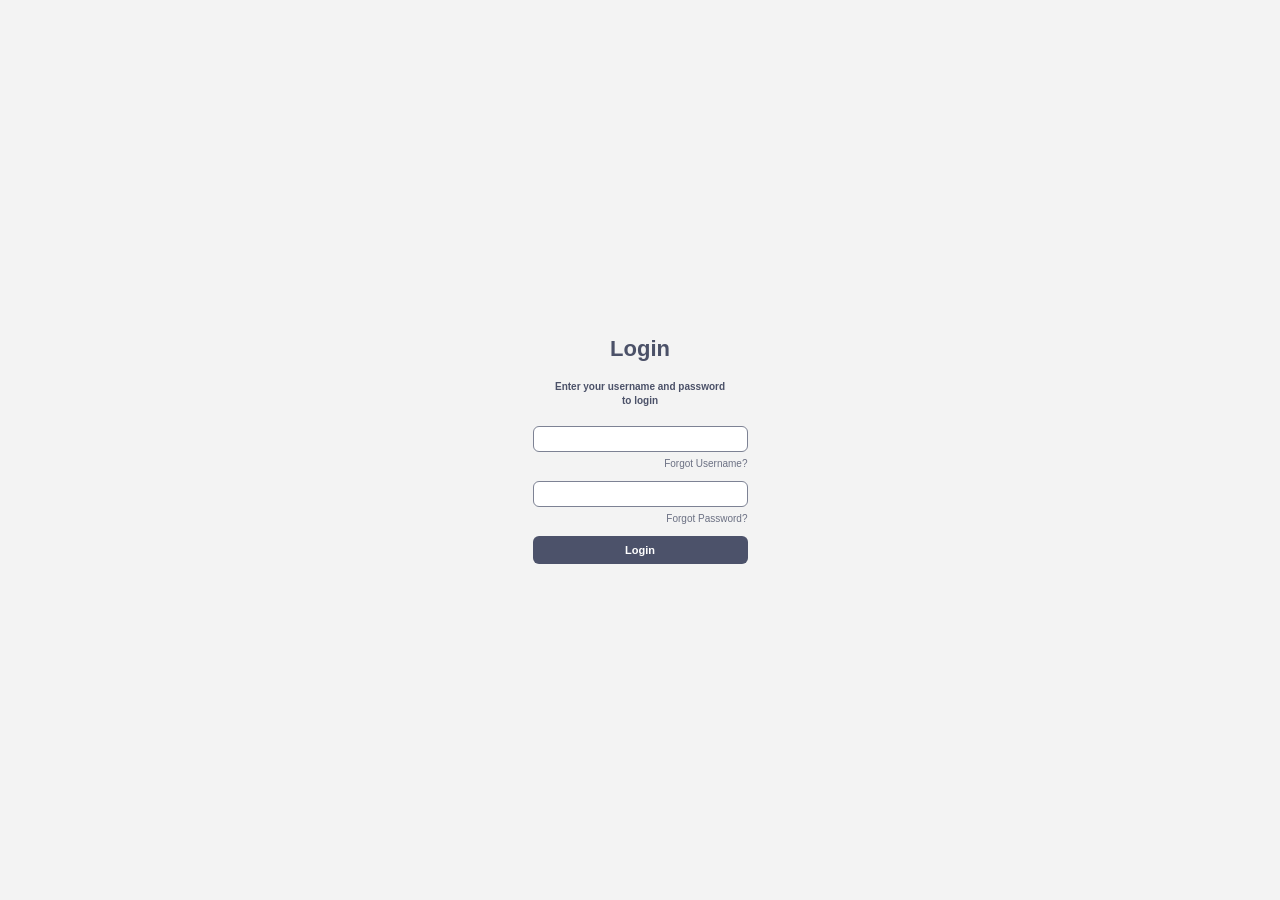
<file: code/FRONT/capstone2/index.html>
<!doctype html>
<html lang="ko">
  <head>
    <meta charset="UTF-8" />
    <meta name="viewport" content="width=device-width, initial-scale=1.0" />
    <title>Smart Fire Guard</title>

    <meta http-equiv="refresh" content="0; url=html/login.html" />

    <style>
      * {
        box-sizing: border-box;
        margin: 0;
        padding: 0;
      }

      body {
        width: 100vw;
        height: 100vh;
        display: flex;
        align-items: center;
        justify-content: center;
        background: #f0f2f5;
        font-family: 'Apple SD Gothic Neo', 'Noto Sans KR', sans-serif;
        color: #222222;
      }

      .loading-box {
        text-align: center;
      }

      .loading-title {
        font-size: 18px;
        font-weight: 700;
        margin-bottom: 8px;
      }

      .loading-text {
        font-size: 13px;
        color: #666666;
        margin-bottom: 16px;
      }

      .login-link {
        display: inline-block;
        padding: 8px 14px;
        border-radius: 8px;
        background: #4a7cff;
        color: #ffffff;
        font-size: 13px;
        font-weight: 600;
        text-decoration: none;
      }
    </style>
  </head>

  <body>
    <div class="loading-box">
      <div class="loading-title">Smart Fire Guard</div>
      <div class="loading-text">로그인 화면으로 이동 중입니다.</div>
      <a class="login-link" href="html/login.html">로그인 화면으로 이동</a>
    </div>

    <script>
      window.location.replace("html/login.html");
    </script>
  </body>
</html>
</file>
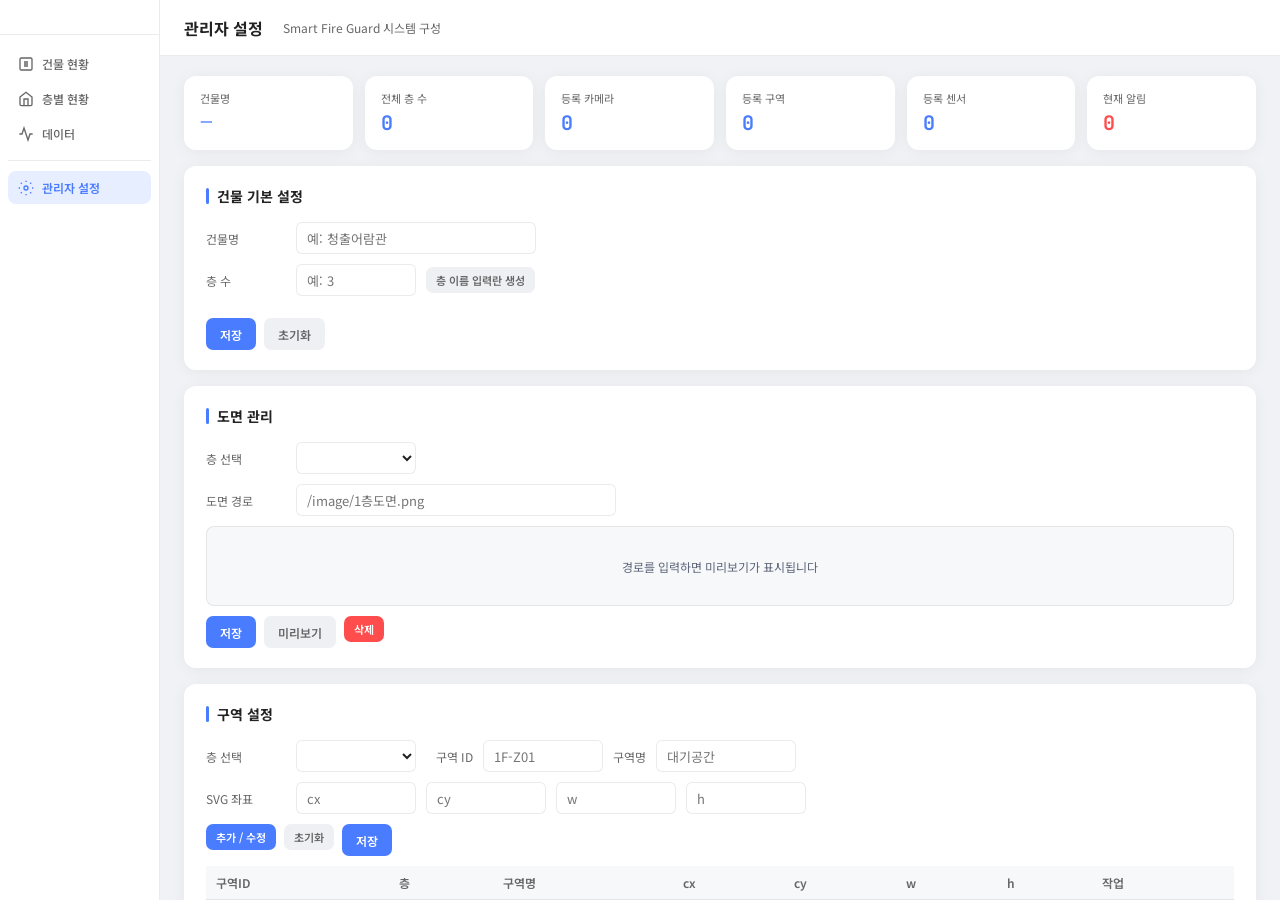
<file: code/FRONT/capstone2/html/admin.html>
<!doctype html>
<html lang="ko">
<head>
  <meta charset="UTF-8" />
  <meta name="viewport" content="width=device-width, initial-scale=1.0" />
  <title>관리자 설정 — Smart Fire Guard</title>
  <link rel="stylesheet" href="../css/admin.css" />
  <link rel="preconnect" href="https://fonts.googleapis.com" />
  <link href="https://fonts.googleapis.com/css2?family=Noto+Sans+KR:wght@300;400;500;600;700&family=JetBrains+Mono:wght@400;500;700&display=swap" rel="stylesheet" />
</head>
<body>

  <!-- 사이드바 -->
  <aside class="sidebar">
    <div class="sidebar-date">
      <div class="date-main" id="sidebar-date"></div>
      <div class="date-time" id="sidebar-time"></div>
    </div>
    <nav class="sidebar-nav">
      <a href="maindashboard.html" class="nav-item">
        <span class="nav-icon">
          <svg width="16" height="16" viewBox="0 0 24 24" fill="none" stroke="currentColor" stroke-width="2">
            <rect x="3" y="3" width="18" height="18" rx="2"/><path d="M9 9h6M9 12h6M9 15h6"/>
          </svg>
        </span>건물 현황
      </a>
      <a href="floordashboard.html" class="nav-item">
        <span class="nav-icon">
          <svg width="16" height="16" viewBox="0 0 24 24" fill="none" stroke="currentColor" stroke-width="2">
            <path d="M3 9l9-7 9 7v11a2 2 0 0 1-2 2H5a2 2 0 0 1-2-2z"/><polyline points="9 22 9 12 15 12 15 22"/>
          </svg>
        </span>층별 현황
      </a>
      <a href="data.html" class="nav-item">
        <span class="nav-icon">
          <svg width="16" height="16" viewBox="0 0 24 24" fill="none" stroke="currentColor" stroke-width="2">
            <polyline points="22 12 18 12 15 21 9 3 6 12 2 12"/>
          </svg>
        </span>데이터
      </a>
      <div class="nav-divider"></div>
      <a href="admin.html" class="nav-item active">
        <span class="nav-icon">
          <svg width="16" height="16" viewBox="0 0 24 24" fill="none" stroke="currentColor" stroke-width="2">
            <circle cx="12" cy="12" r="3"/><path d="M12 1v2M12 21v2M4.22 4.22l1.42 1.42M18.36 18.36l1.42 1.42M1 12h2M21 12h2M4.22 19.78l1.42-1.42M18.36 5.64l1.42-1.42"/>
          </svg>
        </span>관리자 설정
      </a>
    </nav>
  </aside>

  <!-- 메인 -->
  <main class="main-content">
    <header class="main-header">
      <div style="display:flex;align-items:center;gap:10px">
        <span class="header-title">관리자 설정</span>
        <span class="header-sub">Smart Fire Guard 시스템 구성</span>
      </div>
    </header>

    <div class="admin-body">

      <!-- 요약 카드 -->
      <div class="summary-strip" id="summaryStrip">
        <div class="summary-item"><span class="s-label">건물명</span><span class="s-value" id="s-building" style="font-size:14px;font-family:var(--font-main)">—</span></div>
        <div class="summary-item"><span class="s-label">전체 층 수</span><span class="s-value" id="s-floors">0</span></div>
        <div class="summary-item"><span class="s-label">등록 카메라</span><span class="s-value" id="s-cameras">0</span></div>
        <div class="summary-item"><span class="s-label">등록 구역</span><span class="s-value" id="s-zones">0</span></div>
        <div class="summary-item"><span class="s-label">등록 센서</span><span class="s-value" id="s-sensors">0</span></div>
        <div class="summary-item"><span class="s-label">현재 알림</span><span class="s-value" id="s-alerts" style="color:var(--status-red)">0</span></div>
      </div>

      <!-- 1. 건물 기본 설정 -->
      <div class="admin-card">
        <div class="card-title">건물 기본 설정</div>
        <div class="form-row">
          <label>건물명</label>
          <input type="text" id="inp-building-name" placeholder="예: 청출어람관" style="max-width:240px"/>
        </div>
        <div class="form-row">
          <label>층 수</label>
          <input type="number" id="inp-floor-count" placeholder="예: 3" min="1" max="30" style="max-width:100px"/>
          <button class="btn btn-gray btn-sm" onclick="applyFloorCount()">층 이름 입력란 생성</button>
        </div>
        <div class="floor-name-rows" id="floorNameRows"></div>
        <div class="btn-row">
          <button class="btn btn-primary" onclick="saveBuildingConfig()">저장</button>
          <button class="btn btn-gray" onclick="resetBuildingConfig()">초기화</button>
        </div>
      </div>

      <!-- 2. 도면 관리 -->
      <div class="admin-card">
        <div class="card-title">도면 관리</div>
        <div class="form-row">
          <label>층 선택</label>
          <select id="floor-img-select" onchange="onFloorImgSelect()" style="max-width:120px"></select>
        </div>
        <div class="form-row">
          <label>도면 경로</label>
          <input type="text" id="inp-floor-img" placeholder="/image/1층도면.png" style="max-width:320px"/>
        </div>
        <div class="img-preview-wrap" id="imgPreviewWrap">
          <span class="img-preview-empty">경로를 입력하면 미리보기가 표시됩니다</span>
        </div>
        <div class="btn-row" style="margin-top:10px">
          <button class="btn btn-primary" onclick="saveFloorImage()">저장</button>
          <button class="btn btn-gray" onclick="previewFloorImage()">미리보기</button>
          <button class="btn btn-danger btn-sm" onclick="deleteFloorImage()">삭제</button>
        </div>
      </div>

      <!-- 3. 구역 설정 -->
      <div class="admin-card">
        <div class="card-title">구역 설정</div>
        <div class="form-row">
          <label>층 선택</label>
          <select id="zone-floor-select" style="max-width:120px" onchange="renderZoneTable()"></select>
          <label style="width:auto;margin-left:10px">구역 ID</label>
          <input type="text" id="inp-zone-id" placeholder="1F-Z01" style="max-width:120px"/>
          <label style="width:auto">구역명</label>
          <input type="text" id="inp-zone-name" placeholder="대기공간" style="max-width:140px"/>
        </div>
        <div class="form-row">
          <label>SVG 좌표</label>
          <input type="number" id="inp-zone-cx" placeholder="cx" style="max-width:80px"/>
          <input type="number" id="inp-zone-cy" placeholder="cy" style="max-width:80px"/>
          <input type="number" id="inp-zone-w" placeholder="w" style="max-width:80px"/>
          <input type="number" id="inp-zone-h" placeholder="h" style="max-width:80px"/>
        </div>
        <div class="btn-row">
          <button class="btn btn-primary btn-sm" onclick="addOrUpdateZone()">추가 / 수정</button>
          <button class="btn btn-gray btn-sm" onclick="clearZoneForm()">초기화</button>
          <button class="btn btn-primary" onclick="saveZones()">저장</button>
        </div>
        <table class="admin-table" id="zoneTable">
          <thead>
            <tr><th>구역ID</th><th>층</th><th>구역명</th><th>cx</th><th>cy</th><th>w</th><th>h</th><th>작업</th></tr>
          </thead>
          <tbody id="zoneTbody"></tbody>
        </table>
      </div>

      <!-- 4. 카메라 관리 -->
      <div class="admin-card">
        <div class="card-title">카메라 정보 관리</div>
        <div class="two-col">
          <div>
            <div class="form-row"><label>카메라 ID</label><input type="text" id="inp-cam-id" placeholder="1F-05"/></div>
            <div class="form-row"><label>설치 층</label><input type="number" id="inp-cam-floor" placeholder="1" min="1"/></div>
            <div class="form-row"><label>연결 구역</label><input type="text" id="inp-cam-zone" placeholder="1F-Z01"/></div>
            <div class="form-row"><label>위치명</label><input type="text" id="inp-cam-place" placeholder="대기공간"/></div>
            <div class="form-row"><label>CCTV URL</label><input type="text" id="inp-cam-url" placeholder="/video/1f_05.mp4"/></div>
          </div>
          <div>
            <div class="form-row"><label>SVG cx</label><input type="number" id="inp-cam-cx" placeholder="840"/></div>
            <div class="form-row"><label>SVG cy</label><input type="number" id="inp-cam-cy" placeholder="460"/></div>
            <div class="form-row"><label>SVG w</label><input type="number" id="inp-cam-w" placeholder="160"/></div>
            <div class="form-row"><label>SVG h</label><input type="number" id="inp-cam-h" placeholder="100"/></div>
            <div class="form-row">
              <label>사용 여부</label>
              <select id="inp-cam-enabled" style="max-width:100px">
                <option value="true">사용</option>
                <option value="false">미사용</option>
              </select>
            </div>
            <div class="form-row"><label>감지 인원</label><input type="number" id="inp-cam-people" placeholder="0" min="0"/></div>
            <div class="form-row"><label>신뢰도</label><input type="number" id="inp-cam-conf" placeholder="100" min="0" max="100"/></div>
          </div>
        </div>
        <div class="btn-row">
          <button class="btn btn-primary btn-sm" onclick="addOrUpdateCamera()">추가 / 수정</button>
          <button class="btn btn-gray btn-sm" onclick="clearCameraForm()">초기화</button>
          <button class="btn btn-primary" onclick="saveCameras()">저장</button>
          <button class="btn btn-gray btn-sm" onclick="restoreDefaultCameras()">기본값 복구</button>
        </div>
        <table class="admin-table" id="cameraTable">
          <thead>
            <tr><th>ID</th><th>층</th><th>구역</th><th>위치</th><th>인원</th><th>신뢰도</th><th>상태</th><th>사용</th><th>작업</th></tr>
          </thead>
          <tbody id="cameraTbody"></tbody>
        </table>
      </div>

      <!-- 5. mmWave 센서 관리 -->
      <div class="admin-card">
        <div class="card-title">mmWave 센서 관리</div>
        <div class="two-col">
          <div>
            <div class="form-row"><label>센서 ID</label><input type="text" id="inp-sensor-id" placeholder="MW-1F-05"/></div>
            <div class="form-row"><label>설치 층</label><input type="number" id="inp-sensor-floor" placeholder="1" min="1"/></div>
            <div class="form-row"><label>연결 구역</label><input type="text" id="inp-sensor-zone" placeholder="1F-Z01"/></div>
            <div class="form-row"><label>위치명</label><input type="text" id="inp-sensor-place" placeholder="대기공간"/></div>
          </div>
          <div>
            <div class="form-row"><label>좌표 x</label><input type="number" id="inp-sensor-x" placeholder="840"/></div>
            <div class="form-row"><label>좌표 y</label><input type="number" id="inp-sensor-y" placeholder="460"/></div>
            <div class="form-row">
              <label>상태</label>
              <select id="inp-sensor-status" style="max-width:160px">
                <option value="normal">정상</option>
                <option value="check">점검 필요</option>
                <option value="disconnected">미연결</option>
              </select>
            </div>
            <div class="form-row">
              <label>사용 여부</label>
              <select id="inp-sensor-enabled" style="max-width:100px">
                <option value="true">사용</option>
                <option value="false">미사용</option>
              </select>
            </div>
          </div>
        </div>
        <div class="btn-row">
          <button class="btn btn-primary btn-sm" onclick="addOrUpdateSensor()">추가 / 수정</button>
          <button class="btn btn-gray btn-sm" onclick="clearSensorForm()">초기화</button>
          <button class="btn btn-primary" onclick="saveSensors()">저장</button>
        </div>
        <table class="admin-table">
          <thead>
            <tr><th>센서 ID</th><th>층</th><th>구역</th><th>위치</th><th>x</th><th>y</th><th>상태</th><th>사용</th><th>작업</th></tr>
          </thead>
          <tbody id="sensorTbody"></tbody>
        </table>
      </div>

      <!-- 6. 알림 기준 설정 -->
      <div class="admin-card">
        <div class="card-title">알림 기준 설정</div>
        <div class="threshold-row">
          <span class="threshold-dot" style="background:var(--status-green)"></span>
          <label>정상 기준 (이상)</label>
          <input type="number" id="inp-green-min" value="80" min="1" max="100"/>
          <span style="font-size:12px;color:var(--text-secondary)">% 이상</span>
        </div>
        <div class="threshold-row">
          <span class="threshold-dot" style="background:var(--status-yellow)"></span>
          <label>주의 기준 (이상)</label>
          <input type="number" id="inp-yellow-min" value="50" min="1" max="100"/>
          <span style="font-size:12px;color:var(--text-secondary)">% 이상 (정상 기준 미만)</span>
        </div>
        <div class="threshold-row">
          <span class="threshold-dot" style="background:var(--status-red)"></span>
          <label>위험 기준</label>
          <span style="font-size:12px;color:var(--text-secondary)">주의 기준 미만 자동 설정</span>
        </div>
        <div class="btn-row">
          <button class="btn btn-primary" onclick="saveThresholds()">저장</button>
          <button class="btn btn-gray" onclick="resetThresholds()">기본값 복원</button>
        </div>
      </div>

      <!-- 7. 사용자 관리 -->
      <div class="admin-card">
        <div class="card-title">사용자 관리</div>
        <div class="form-row">
          <label>아이디</label>
          <input type="text" id="inp-user-id" placeholder="admin" style="max-width:180px"/>
          <label style="width:auto;margin-left:10px">권한</label>
          <select id="inp-user-role" style="max-width:130px">
            <option value="admin">admin</option>
            <option value="operator">operator</option>
          </select>
          <label style="width:auto;margin-left:10px">메모</label>
          <input type="text" id="inp-user-memo" placeholder="관리자" style="max-width:180px"/>
        </div>
        <div class="btn-row">
          <button class="btn btn-primary btn-sm" onclick="addUser()">계정 추가</button>
          <button class="btn btn-primary" onclick="saveUsers()">저장</button>
        </div>
        <table class="admin-table">
          <thead>
            <tr><th>아이디</th><th>권한</th><th>메모</th><th>작업</th></tr>
          </thead>
          <tbody id="userTbody"></tbody>
        </table>
      </div>

      <!-- 8. 시연 데이터 설정 -->
      <div class="admin-card">
        <div class="card-title">시연 데이터 설정 <span style="font-size:11px;color:var(--text-secondary);font-weight:400">발표 시연용 — 저장 즉시 모든 화면에 반영</span></div>
        <div style="font-size:12px;color:var(--text-secondary);margin-bottom:12px">카메라 칩을 선택하고 신뢰도/인원을 바꾸거나 상황 버튼을 눌러 저장하세요.</div>
        <div class="demo-cam-grid" id="demoCamGrid"></div>
        <div class="demo-inputs">
          <label>신뢰도</label>
          <input type="number" id="demo-conf" placeholder="90" min="0" max="100"/>
          <label>감지 인원</label>
          <input type="number" id="demo-people" placeholder="0" min="0"/>
        </div>
        <div class="btn-row">
          <button class="btn btn-danger" onclick="setDemoStatus('danger')">🔴 위험 상황 (26%)</button>
          <button class="btn btn-warning" onclick="setDemoStatus('warning')">🟡 주의 상황 (58%)</button>
          <button class="btn btn-success" onclick="setDemoStatus('normal')">🟢 정상 상황 (90%)</button>
          <button class="btn btn-primary" onclick="applyDemoChange()">적용 및 저장</button>
          <button class="btn btn-gray" onclick="resetAllDemo()">전체 초기화</button>
        </div>
      </div>

      <!-- 9. 저장 로그 -->
      <div class="admin-card">
        <div class="card-title" style="margin-bottom:10px">저장 로그</div>
        <div class="log-list" id="logList">
          <div class="log-item" style="color:var(--text-muted);font-size:11px">아직 로그가 없습니다.</div>
        </div>
      </div>

    </div>
  </main>

  <script src="../js/admin.js"></script>
</body>
</html>
</file>
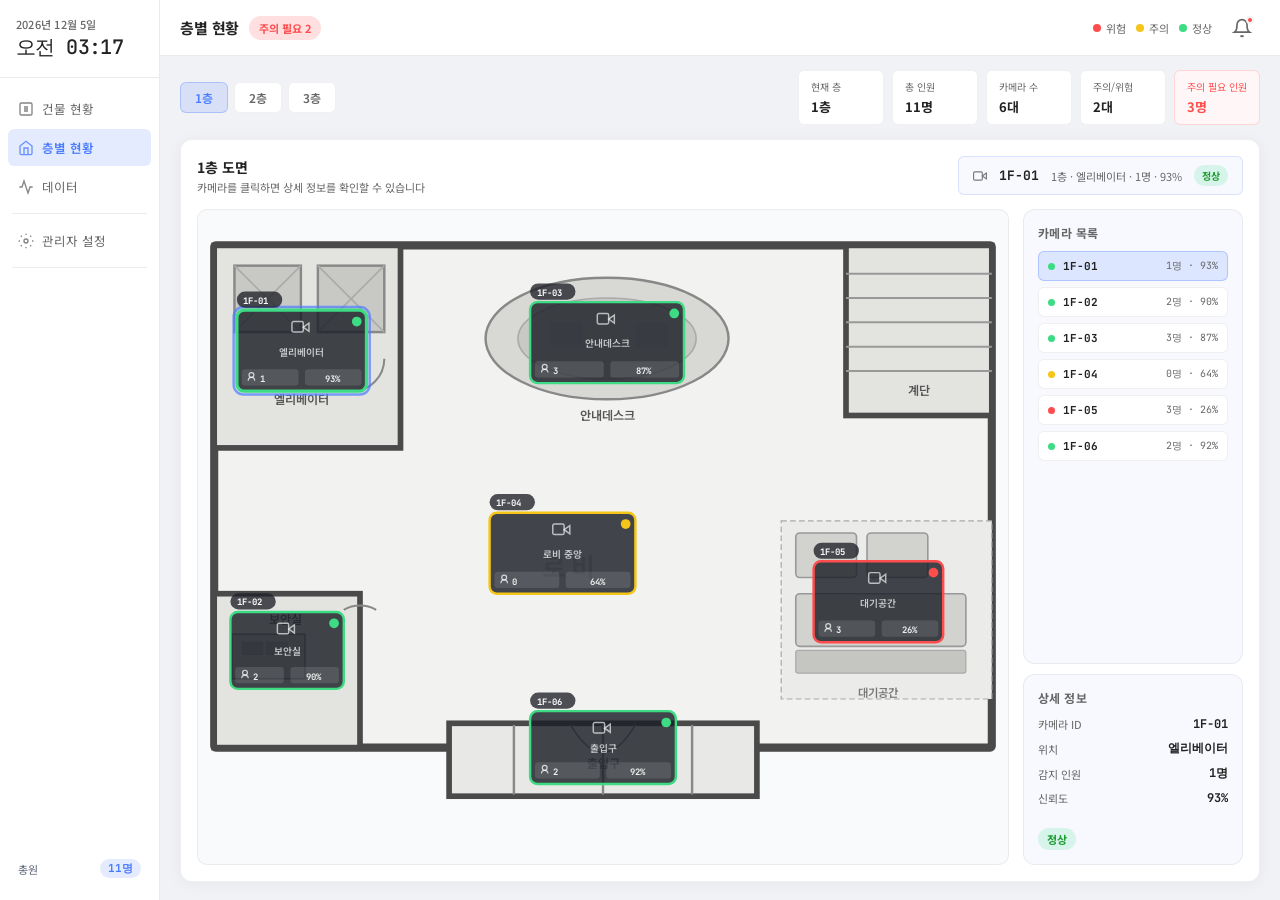
<file: code/FRONT/capstone2/html/floordashboard.html>
<!doctype html>
<html lang="ko">
  <head>
    <meta charset="UTF-8" />
    <meta name="viewport" content="width=device-width, initial-scale=1.0" />
    <title>층별 현황</title>
    <link rel="stylesheet" href="../css/floordashboard.css" />
    <link rel="preconnect" href="https://fonts.googleapis.com" />
    <link rel="preconnect" href="https://fonts.gstatic.com" crossorigin />
    <link
      href="https://fonts.googleapis.com/css2?family=Noto+Sans+KR:wght@300;400;500;600;700&family=JetBrains+Mono:wght@400;500;700&display=swap"
      rel="stylesheet"
    />
  </head>
  <body>

    <!-- 알림 상세 팝업 -->
    <div id="notif-overlay" class="notif-overlay hidden">
      <div class="notif-popup">
        <div class="notif-popup-header">
          <span class="notif-popup-title">⚠ 알림</span>
          <button class="notif-close" type="button" onclick="closeFloorNotifPopup()">✕</button>
        </div>

        <div class="notif-popup-body" id="notif-popup-body"></div>

        <div class="notif-popup-footer">
          <button class="btn-go" id="notif-go-btn" type="button" onclick="goToFloorCamera()">
            해당 카메라로 이동
          </button>
          <button class="btn-cancel" type="button" onclick="closeFloorNotifPopup()">닫기</button>
        </div>
      </div>
    </div>



    <!-- CCTV 확대 팝업 -->
    <div id="camera-preview-overlay" class="camera-preview-overlay hidden">
      <div class="camera-preview-popup">
        <div class="camera-preview-header">
          <div>
            <div class="camera-preview-title">CCTV 확대 보기</div>
            <div class="camera-preview-subtitle" id="camera-preview-subtitle">카메라를 선택하세요</div>
          </div>
          <button class="camera-preview-close" type="button" onclick="closeCameraPreviewPopup()">✕</button>
        </div>

        <div class="camera-preview-body">
          <div class="camera-preview-screen" id="camera-preview-screen">
            <div class="camera-preview-tag" id="camera-preview-tag">—</div>
            <div class="camera-preview-live">● LIVE</div>
            <span class="camera-preview-icon">
              <svg width="74" height="74" viewBox="0 0 24 24" fill="none" stroke="currentColor" stroke-width="1.4">
                <path d="M23 7l-7 5 7 5V7z"></path>
                <rect x="1" y="5" width="15" height="14" rx="2" ry="2"></rect>
              </svg>
            </span>
            <div class="camera-preview-alert hidden" id="camera-preview-alert">신뢰도 하락 · 즉시 확인 필요</div>
            <div class="camera-preview-confidence" id="camera-preview-confidence">0%</div>
          </div>

          <div class="camera-preview-info">
            <div class="camera-preview-info-row"><span>위치</span><strong id="camera-preview-place">—</strong></div>
            <div class="camera-preview-info-row"><span>감지 인원</span><strong id="camera-preview-people">—</strong></div>
            <div class="camera-preview-info-row"><span>신뢰도</span><strong id="camera-preview-trust">—</strong></div>
            <div class="camera-preview-info-row"><span>상태</span><strong id="camera-preview-status">—</strong></div>
          </div>
        </div>
      </div>
    </div>


    <!-- 사이드바 -->
    <aside class="sidebar">
      <div class="sidebar-date">
        <div class="date-main" id="sidebar-date"></div>
        <div class="date-time" id="sidebar-time"></div>
      </div>

      <nav class="sidebar-nav">
        <a href="maindashboard.html" class="nav-item">
          <span class="nav-icon">
            <svg width="16" height="16" viewBox="0 0 24 24" fill="none" stroke="currentColor" stroke-width="2">
              <rect x="3" y="3" width="18" height="18" rx="2"></rect>
              <path d="M9 9h6M9 12h6M9 15h6"></path>
            </svg>
          </span>
          건물 현황
        </a>

        <a href="floordashboard.html" class="nav-item active">
          <span class="nav-icon">
            <svg width="16" height="16" viewBox="0 0 24 24" fill="none" stroke="currentColor" stroke-width="2">
              <path d="M3 9l9-7 9 7v11a2 2 0 0 1-2 2H5a2 2 0 0 1-2-2z"></path>
              <polyline points="9 22 9 12 15 12 15 22"></polyline>
            </svg>
          </span>
          층별 현황
        </a>

        <a href="data.html" class="nav-item">
          <span class="nav-icon">
            <svg width="16" height="16" viewBox="0 0 24 24" fill="none" stroke="currentColor" stroke-width="2">
              <polyline points="22 12 18 12 15 21 9 3 6 12 2 12"></polyline>
            </svg>
          </span>
          데이터
        </a>

        <div class="nav-divider"></div>

        <a href="admin.html" class="nav-item">
          <span class="nav-icon">
            <svg width="16" height="16" viewBox="0 0 24 24" fill="none" stroke="currentColor" stroke-width="2">
              <circle cx="12" cy="12" r="3"/><path d="M12 1v2M12 21v2M4.22 4.22l1.42 1.42M18.36 18.36l1.42 1.42M1 12h2M21 12h2M4.22 19.78l1.42-1.42M18.36 5.64l1.42-1.42"/>
            </svg>
          </span>
          관리자 설정
        </a>

        <div class="nav-divider"></div>

        <div class="nav-total">
          <span class="total-label">총원</span>
          <span class="total-badge" id="floor-total-badge">0명</span>
        </div>
      </nav>
    </aside>

    <!-- 메인 컨텐츠 -->
    <main class="main-content">

      <!-- 헤더 -->
      <header class="main-header">
        <div class="header-left">
          <h1 class="header-title">층별 현황</h1>
          <span class="status-chip" id="floorStatusChip">정상</span>
        </div>

        <div class="header-right">
          <div class="legend">
            <span class="legend-item"><span class="legend-dot red"></span>위험</span>
            <span class="legend-item"><span class="legend-dot yellow"></span>주의</span>
            <span class="legend-item"><span class="legend-dot green"></span>정상</span>
          </div>

          <button class="notif-bell" id="notif-bell" type="button" onclick="toggleFloorNotifList()">
            <svg
              width="20"
              height="20"
              viewBox="0 0 24 24"
              fill="none"
              stroke="currentColor"
              stroke-width="2"
            >
              <path d="M18 8A6 6 0 0 0 6 8c0 7-3 9-3 9h18s-3-2-3-9"></path>
              <path d="M13.73 21a2 2 0 0 1-3.46 0"></path>
            </svg>
            <span class="bell-dot" id="bell-dot"></span>
          </button>

          <div class="notif-list hidden" id="notif-list">
            <div class="notif-list-header">알림 목록</div>
            <div id="notif-list-items"></div>
            <div class="notif-list-empty hidden" id="notif-list-empty">
              알림 없음
            </div>
          </div>
        </div>
      </header>

      <!-- 툴바 -->
      <section class="floor-toolbar">
        <div class="floor-tabs" id="floorTabs"></div>
        <div class="floor-summary">
          <div class="summary-card">
            <span class="summary-label">현재 층</span>
            <strong id="summary-floor">—</strong>
          </div>
          <div class="summary-card">
            <span class="summary-label">총 인원</span>
            <strong id="summary-people">—</strong>
          </div>
          <div class="summary-card">
            <span class="summary-label">카메라 수</span>
            <strong id="summary-cameras">—</strong>
          </div>
          <div class="summary-card">
            <span class="summary-label">주의/위험</span>
            <strong id="summary-alerts">—</strong>
          </div>
          <div class="summary-card danger">
            <span class="summary-label">주의 필요 인원</span>
            <strong id="summary-alert-people">—</strong>
          </div>
        </div>
      </section>

      <!-- 도면 카드 -->
      <section class="floor-layout-card">

        <!-- 헤더 행 -->
        <div class="layout-header">
          <div class="layout-header-left">
            <h2 id="layout-title">도면</h2>
            <p id="layout-subtitle">카메라를 클릭하면 상세 정보를 확인할 수 있습니다</p>
          </div>
          <div class="layout-header-right">
            <!-- 선택 카메라 인라인 박스 -->
            <button class="selected-inline" id="selectedInlineBox" type="button" onclick="openSelectedCameraPopup()">
              <svg width="14" height="14" viewBox="0 0 24 24" fill="none" stroke="currentColor" stroke-width="2" style="opacity:0.5;flex-shrink:0">
                <path d="M23 7l-7 5 7 5V7z"></path>
                <rect x="1" y="5" width="15" height="14" rx="2" ry="2"></rect>
              </svg>
              <span class="selected-inline-id" id="selectedInlineId">—</span>
              <span class="selected-inline-meta" id="selectedInlineMeta">카메라를 선택하세요</span>
              <span class="selected-inline-status" id="selectedInlineStatus">—</span>
            </button>
          </div>
        </div>

        <!-- 본문 -->
        <div class="layout-body">

          <!-- 도면 -->
          <div class="floor-stage">
            <div class="floor-canvas" id="floorCanvas">
              <div class="floor-grid"></div>
              <div class="wall wall-top"></div>
              <div class="wall wall-left"></div>
              <div class="wall wall-right"></div>
              <div class="wall wall-bottom"></div>

              <div class="room room-a">회의실</div>
              <div class="room room-b">사무실 A</div>
              <div class="room room-c">사무실 B</div>
              <div class="room room-d">복도</div>
              <div class="room room-e">입구</div>

              <div id="cameraLayer"></div>
            </div>
          </div>

          <!-- 사이드 패널 -->
          <aside class="side-panel">

            <!-- 이 층 카메라 목록 -->
            <div class="panel-card" style="flex:1;min-height:0;display:flex;flex-direction:column;">
              <h3>카메라 목록</h3>
              <div class="camera-list" id="cameraList"></div>
            </div>

            <!-- 선택 카메라 상세 -->
            <div class="panel-card">
              <h3>상세 정보</h3>
              <div class="detail-rows" id="detailRows">
                <div class="detail-row">
                  <span class="detail-row-label">카메라 ID</span>
                  <span class="detail-row-value" id="detail-id">—</span>
                </div>
                <div class="detail-row">
                  <span class="detail-row-label">위치</span>
                  <span class="detail-row-value" id="detail-place">—</span>
                </div>
                <div class="detail-row">
                  <span class="detail-row-label">감지 인원</span>
                  <span class="detail-row-value" id="detail-people">—</span>
                </div>
                <div class="detail-row">
                  <span class="detail-row-label">신뢰도</span>
                  <span class="detail-row-value" id="detail-trust">—</span>
                </div>
                <div id="detail-status-wrap" style="margin-top:4px;">
                  <span class="detail-status-badge" id="detail-status">—</span>
                </div>
              </div>
            </div>

          </aside>
        </div>
      </section>

    </main>

    <script src="../js/floordashboard.js"></script>
  </body>
</html>
</file>
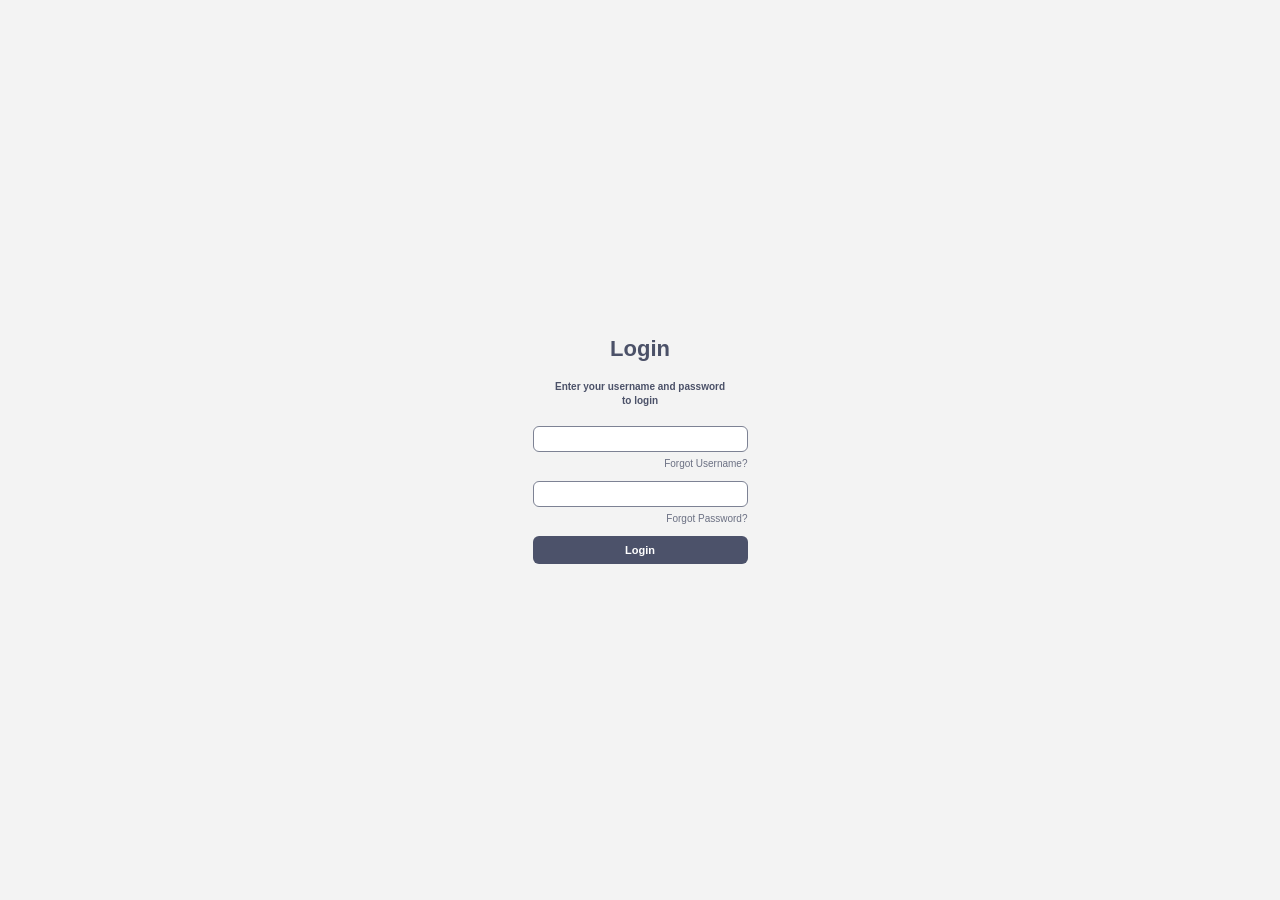
<file: code/FRONT/capstone2/html/login.html>
<!DOCTYPE html>
<html lang="ko">

<head>
  <meta charset="UTF-8" />
  <meta name="viewport" content="width=device-width, initial-scale=1.0" />

  <title>Login</title>

  <link rel="stylesheet" href="../css/login.css">
</head>

<body>

  <div class="login-container">

    <div class="login-box">

      <h1>Login</h1>

      <p class="login-subtitle">
        Enter your username and password
        <br>
        to login
      </p>

      <input
        type="text"
        id="login-id"
        class="login-input"
      >

      <div class="login-link">
        Forgot Username?
      </div>

      <input
        type="password"
        id="login-password"
        class="login-input"
      >

      <div class="login-link">
        Forgot Password?
      </div>

      <button
        class="login-btn"
        onclick="login()"
      >
        Login
      </button>

    </div>

  </div>

  <script src="../js/login.js"></script>

</body>
</html>
</file>
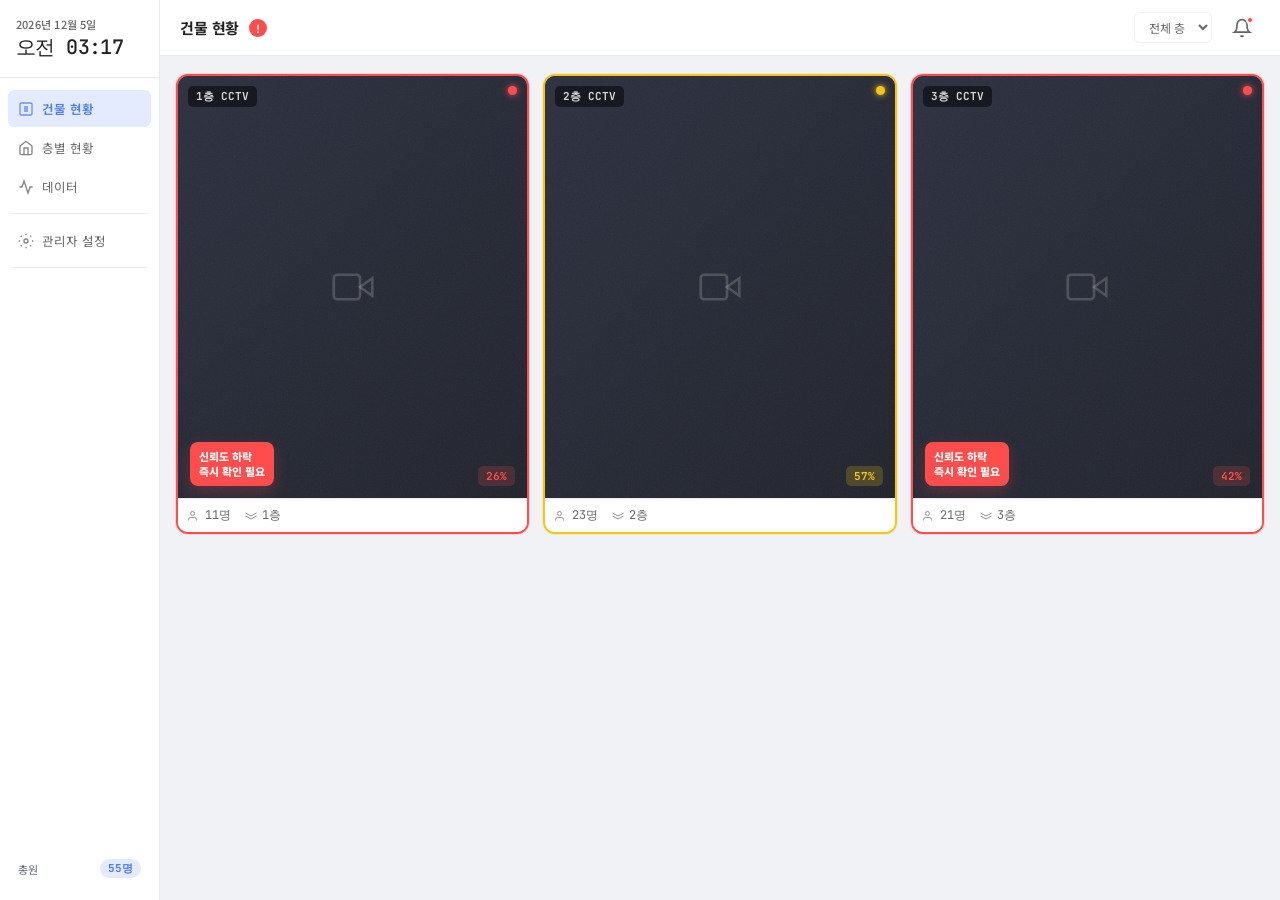
<file: code/FRONT/capstone2/html/maindashboard.html>
<!doctype html>
<html lang="ko">
  <head>
    <meta charset="UTF-8" />
    <meta name="viewport" content="width=device-width, initial-scale=1.0" />
    <title>건물 현황 모니터링</title>
    <link rel="stylesheet" href="../css/maindashboard.css" />
    <link rel="preconnect" href="https://fonts.googleapis.com" />
    <link
      href="https://fonts.googleapis.com/css2?family=Noto+Sans+KR:wght@300;400;500;600;700&family=JetBrains+Mono:wght@400;500&display=swap"
      rel="stylesheet"
    />
  </head>

  <body>
    <!-- 알림 상세 팝업 -->
    <div id="notif-overlay" class="notif-overlay hidden">
      <div class="notif-popup">
        <div class="notif-popup-header">
          <span class="notif-popup-title">⚠ 알림</span>
          <button class="notif-close" onclick="closeNotifPopup()">✕</button>
        </div>

        <div class="notif-popup-body" id="notif-popup-body"></div>

        <div class="notif-popup-footer">
          <button class="btn-go" id="notif-go-btn" onclick="goToCamera()">
            해당 카메라로 이동
          </button>
          <button class="btn-cancel" onclick="closeNotifPopup()">닫기</button>
        </div>
      </div>
    </div>

    <!-- 사이드바 -->
    <aside class="sidebar">
      <div class="sidebar-date">
        <div class="date-main" id="sidebar-date"></div>
        <div class="date-time" id="sidebar-time"></div>
      </div>

      <nav class="sidebar-nav">
        <a href="maindashboard.html" class="nav-item active">
          <span class="nav-icon">
            <svg
              width="16"
              height="16"
              viewBox="0 0 24 24"
              fill="none"
              stroke="currentColor"
              stroke-width="2"
            >
              <rect x="3" y="3" width="18" height="18" rx="2" />
              <path d="M9 9h6M9 12h6M9 15h6" />
            </svg>
          </span>
          건물 현황
        </a>

        <a href="floordashboard.html" class="nav-item">
          <span class="nav-icon">
            <svg
              width="16"
              height="16"
              viewBox="0 0 24 24"
              fill="none"
              stroke="currentColor"
              stroke-width="2"
            >
              <path d="M3 9l9-7 9 7v11a2 2 0 0 1-2 2H5a2 2 0 0 1-2-2z" />
              <polyline points="9 22 9 12 15 12 15 22" />
            </svg>
          </span>
          층별 현황
        </a>

        <a href="data.html" class="nav-item">
          <span class="nav-icon">
            <svg
              width="16"
              height="16"
              viewBox="0 0 24 24"
              fill="none"
              stroke="currentColor"
              stroke-width="2"
            >
              <polyline points="22 12 18 12 15 21 9 3 6 12 2 12" />
            </svg>
          </span>
          데이터
        </a>

        <div class="nav-divider"></div>

        <a href="admin.html" class="nav-item">
          <span class="nav-icon">
            <svg width="16" height="16" viewBox="0 0 24 24" fill="none" stroke="currentColor" stroke-width="2">
              <circle cx="12" cy="12" r="3"/><path d="M12 1v2M12 21v2M4.22 4.22l1.42 1.42M18.36 18.36l1.42 1.42M1 12h2M21 12h2M4.22 19.78l1.42-1.42M18.36 5.64l1.42-1.42"/>
            </svg>
          </span>
          관리자 설정
        </a>

        <div class="nav-divider"></div>

        <div class="nav-total">
          <span class="total-label">총원</span>
          <span class="total-badge" id="total-count">0명</span>
        </div>
      </nav>
    </aside>

    <!-- 메인 컨텐츠 -->
    <main class="main-content">
      <header class="main-header">
        <div class="header-left">
          <h1 class="header-title">건물 현황</h1>
          <span class="header-alert-badge" id="alert-badge" title="알림 있음">!</span>
        </div>

        <div class="header-right">
          <div class="floor-filter">
            <select id="floor-select" onchange="filterFloor(this.value)">
              <option value="all">전체 층</option>
            </select>
          </div>

          <button class="notif-bell" id="notif-bell" onclick="toggleNotifList()">
            <svg
              width="20"
              height="20"
              viewBox="0 0 24 24"
              fill="none"
              stroke="currentColor"
              stroke-width="2"
            >
              <path d="M18 8A6 6 0 0 0 6 8c0 7-3 9-3 9h18s-3-2-3-9" />
              <path d="M13.73 21a2 2 0 0 1-3.46 0" />
            </svg>
            <span class="bell-dot" id="bell-dot"></span>
          </button>

          <div class="notif-list hidden" id="notif-list">
            <div class="notif-list-header">알림 목록</div>
            <div id="notif-list-items"></div>
            <div class="notif-list-empty hidden" id="notif-list-empty">
              알림 없음
            </div>
          </div>
        </div>
      </header>

      <section class="view active" id="view-building">
        <div class="camera-grid" id="camera-grid"></div>
      </section>
    </main>

    <script src="../js/maindashboard.js"></script>
  </body>
</html>
</file>
<file: code/FRONT/capstone2/css/admin.css>
:root {
  --bg-main: #f0f2f5;
  --bg-sidebar: #ffffff;
  --bg-card: #ffffff;
  --bg-header: #ffffff;
  --text-primary: #222222;
  --text-secondary: #666666;
  --text-muted: #5c6478;
  --accent-blue: #4a7cff;
  --accent-blue-soft: rgba(74,124,255,0.13);
  --status-red: #ff4d4d;
  --status-red-soft: rgba(255,77,77,0.12);
  --status-yellow: #f5c518;
  --status-yellow-soft: rgba(245,197,24,0.15);
  --status-green: #3ddc84;
  --status-green-soft: rgba(61,220,132,0.15);
  --border-subtle: rgba(0,0,0,0.08);
  --shadow-card: 0 2px 16px rgba(0,0,0,0.05);
  --sidebar-width: 160px;
  --header-height: 56px;
  --radius-card: 12px;
  --font-main: 'Noto Sans KR', sans-serif;
  --font-mono: 'JetBrains Mono', monospace;
}

*, *::before, *::after { box-sizing: border-box; margin: 0; padding: 0; }

html, body {
  height: 100%;
  background: var(--bg-main);
  color: var(--text-primary);
  font-family: var(--font-main);
  font-size: 13px;
  overflow: hidden;
}

a { text-decoration: none; color: inherit; }

button {
  cursor: pointer;
  border: none;
  background: none;
  font-family: inherit;
  outline: none;
  -webkit-appearance: none;
  appearance: none;
}

input, select, textarea {
  font-family: inherit;
  font-size: 13px;
  outline: none;
  border: 1px solid var(--border-subtle);
  border-radius: 6px;
  padding: 6px 10px;
  background: #fff;
  color: var(--text-primary);
  transition: border-color 0.15s;
}
input:focus, select:focus, textarea:focus {
  border-color: var(--accent-blue);
  box-shadow: 0 0 0 2px var(--accent-blue-soft);
}

.hidden { display: none !important; }

body { display: flex; height: 100vh; }

/* ===== SIDEBAR ===== */
.sidebar {
  width: var(--sidebar-width);
  min-width: var(--sidebar-width);
  background: var(--bg-sidebar);
  border-right: 1px solid var(--border-subtle);
  display: flex;
  flex-direction: column;
  padding: 16px 0 20px;
  z-index: 10;
}

.sidebar-date {
  padding: 0 16px 16px;
  border-bottom: 1px solid var(--border-subtle);
  margin-bottom: 12px;
}

.date-main { font-size: 11px; color: var(--text-secondary); font-weight: 500; }
.date-time { font-size: 17px; font-weight: 700; color: var(--text-primary); margin-top: 2px; font-family: var(--font-mono); }

.sidebar-nav { display: flex; flex-direction: column; gap: 2px; padding: 0 8px; }

.nav-item {
  display: flex;
  align-items: center;
  gap: 8px;
  padding: 8px 10px;
  border-radius: 8px;
  font-size: 12px;
  font-weight: 500;
  color: var(--text-secondary);
  transition: background 0.15s, color 0.15s;
  white-space: nowrap;
}
.nav-item:hover { background: var(--bg-main); color: var(--text-primary); }
.nav-item.active { background: var(--accent-blue-soft); color: var(--accent-blue); font-weight: 600; }
.nav-icon { display: flex; align-items: center; flex-shrink: 0; }

.nav-divider { height: 1px; background: var(--border-subtle); margin: 8px 0; }

/* ===== MAIN ===== */
.main-content {
  flex: 1;
  display: flex;
  flex-direction: column;
  min-width: 0;
  overflow: hidden;
}

.main-header {
  height: var(--header-height);
  background: var(--bg-header);
  border-bottom: 1px solid var(--border-subtle);
  display: flex;
  align-items: center;
  justify-content: space-between;
  padding: 0 24px;
  flex-shrink: 0;
}

.header-title { font-size: 16px; font-weight: 700; }
.header-sub { font-size: 12px; color: var(--text-secondary); margin-left: 10px; }

/* ===== SCROLL AREA ===== */
.admin-body {
  flex: 1;
  overflow-y: auto;
  padding: 20px 24px 32px;
  display: flex;
  flex-direction: column;
  gap: 16px;
}

/* ===== SUMMARY STRIP ===== */
.summary-strip {
  display: grid;
  grid-template-columns: repeat(6, 1fr);
  gap: 12px;
}

.summary-item {
  background: var(--bg-card);
  border-radius: var(--radius-card);
  box-shadow: var(--shadow-card);
  padding: 14px 16px;
  display: flex;
  flex-direction: column;
  gap: 4px;
}

.summary-item .s-label { font-size: 11px; color: var(--text-secondary); }
.summary-item .s-value { font-size: 20px; font-weight: 700; font-family: var(--font-mono); color: var(--accent-blue); }

/* ===== CARD ===== */
.admin-card {
  background: var(--bg-card);
  border-radius: var(--radius-card);
  box-shadow: var(--shadow-card);
  padding: 20px 22px;
}

.card-title {
  font-size: 14px;
  font-weight: 700;
  margin-bottom: 16px;
  display: flex;
  align-items: center;
  gap: 8px;
  color: var(--text-primary);
}

.card-title::before {
  content: '';
  display: inline-block;
  width: 3px;
  height: 16px;
  background: var(--accent-blue);
  border-radius: 2px;
  flex-shrink: 0;
}

/* ===== FORM ROWS ===== */
.form-row {
  display: flex;
  align-items: center;
  gap: 10px;
  margin-bottom: 10px;
  flex-wrap: wrap;
}

.form-row label {
  font-size: 12px;
  color: var(--text-secondary);
  width: 80px;
  flex-shrink: 0;
}

.form-row input,
.form-row select {
  flex: 1;
  min-width: 120px;
  max-width: 300px;
  height: 32px;
  padding: 0 10px;
}

.form-row textarea {
  flex: 1;
  min-width: 120px;
  resize: vertical;
  padding: 8px 10px;
}

.floor-name-rows { display: flex; flex-direction: column; gap: 6px; margin-bottom: 12px; }
.floor-name-row {
  display: flex;
  align-items: center;
  gap: 8px;
}
.floor-name-row .floor-badge {
  font-size: 11px;
  font-family: var(--font-mono);
  background: var(--accent-blue-soft);
  color: var(--accent-blue);
  border-radius: 4px;
  padding: 2px 7px;
  width: 42px;
  text-align: center;
  flex-shrink: 0;
}
.floor-name-row input { flex: 1; height: 30px; }

/* ===== BUTTONS ===== */
.btn {
  display: inline-flex;
  align-items: center;
  justify-content: center;
  gap: 5px;
  height: 32px;
  padding: 0 14px;
  border-radius: 7px;
  font-size: 12px;
  font-weight: 600;
  cursor: pointer;
  border: none;
  outline: none;
  transition: opacity 0.15s, box-shadow 0.15s;
  white-space: nowrap;
  box-shadow: none;
  -webkit-appearance: none;
  appearance: none;
}

.btn:hover { opacity: 0.88; }

.btn-primary { background: var(--accent-blue); color: #fff; }
.btn-gray { background: #eef0f4; color: var(--text-secondary); }
.btn-danger { background: var(--status-red); color: #fff; }
.btn-warning { background: var(--status-yellow); color: #fff; }
.btn-success { background: var(--status-green); color: #fff; }
.btn-sm { height: 26px; padding: 0 10px; font-size: 11px; }

.btn-row {
  display: flex;
  gap: 8px;
  flex-wrap: wrap;
  margin-top: 4px;
}

/* ===== TABLE ===== */
.admin-table {
  width: 100%;
  border-collapse: collapse;
  margin-top: 10px;
  font-size: 12px;
}

.admin-table th {
  background: #f7f8fa;
  color: var(--text-secondary);
  font-weight: 600;
  padding: 8px 10px;
  text-align: left;
  border-bottom: 1px solid var(--border-subtle);
}

.admin-table td {
  padding: 8px 10px;
  border-bottom: 1px solid var(--border-subtle);
  vertical-align: middle;
  color: var(--text-primary);
}

.admin-table tr:last-child td { border-bottom: none; }
.admin-table tbody tr:hover { background: #fafbfd; }

.tbl-badge {
  display: inline-block;
  padding: 2px 8px;
  border-radius: 10px;
  font-size: 11px;
  font-weight: 600;
}

.tbl-badge.red { background: var(--status-red-soft); color: var(--status-red); }
.tbl-badge.yellow { background: var(--status-yellow-soft); color: #b08800; }
.tbl-badge.green { background: var(--status-green-soft); color: #1a8a4a; }
.tbl-badge.blue { background: var(--accent-blue-soft); color: var(--accent-blue); }
.tbl-badge.gray { background: #eef0f4; color: var(--text-secondary); }

/* ===== IMAGE PREVIEW ===== */
.img-preview-wrap {
  margin-top: 10px;
  border-radius: 8px;
  overflow: hidden;
  border: 1px solid var(--border-subtle);
  background: #f7f8fa;
  min-height: 80px;
  display: flex;
  align-items: center;
  justify-content: center;
}

.img-preview-wrap img {
  max-width: 100%;
  max-height: 200px;
  display: block;
}

.img-preview-empty {
  font-size: 12px;
  color: var(--text-muted);
  padding: 20px;
}

/* ===== THRESHOLD INPUTS ===== */
.threshold-row {
  display: flex;
  align-items: center;
  gap: 10px;
  margin-bottom: 10px;
}

.threshold-dot {
  width: 12px;
  height: 12px;
  border-radius: 50%;
  flex-shrink: 0;
}

.threshold-row label { font-size: 12px; color: var(--text-secondary); width: 120px; }
.threshold-row input { width: 80px; height: 30px; text-align: center; }

/* ===== DEMO SECTION ===== */
.demo-cam-grid {
  display: flex;
  flex-wrap: wrap;
  gap: 8px;
  margin-bottom: 14px;
}

.demo-cam-chip {
  display: inline-flex;
  align-items: center;
  gap: 6px;
  padding: 5px 12px;
  border-radius: 8px;
  border: 1.5px solid var(--border-subtle);
  cursor: pointer;
  font-size: 12px;
  font-family: var(--font-mono);
  transition: border-color 0.15s, background 0.15s;
  background: #fff;
}

.demo-cam-chip.selected {
  border-color: var(--accent-blue);
  background: var(--accent-blue-soft);
  color: var(--accent-blue);
  font-weight: 600;
}

.demo-cam-chip .chip-dot {
  width: 8px;
  height: 8px;
  min-width: 8px;
  max-width: 8px;
  border-radius: 50%;
  flex: 0 0 8px;
  display: block;
}

.demo-inputs {
  display: flex;
  gap: 12px;
  align-items: center;
  flex-wrap: wrap;
  margin-bottom: 12px;
}

.demo-inputs label { font-size: 12px; color: var(--text-secondary); }
.demo-inputs input { width: 80px; height: 30px; text-align: center; }

/* ===== LOG CARD ===== */
.log-list {
  max-height: 160px;
  overflow-y: auto;
  display: flex;
  flex-direction: column;
  gap: 4px;
}

.log-item {
  font-size: 11px;
  color: var(--text-secondary);
  padding: 4px 8px;
  background: #f7f8fa;
  border-radius: 5px;
  font-family: var(--font-mono);
}

.log-item .log-time { color: var(--accent-blue); margin-right: 6px; }
.log-item.log-ok .log-mark { color: var(--status-green); }
.log-item.log-err .log-mark { color: var(--status-red); }

/* ===== SCROLLBAR ===== */
.admin-body::-webkit-scrollbar { width: 5px; }
.admin-body::-webkit-scrollbar-thumb { background: #d0d3db; border-radius: 4px; }

/* ===== RESPONSIVE GRID ===== */
.two-col { display: grid; grid-template-columns: 1fr 1fr; gap: 16px; }
.three-col { display: grid; grid-template-columns: 1fr 1fr 1fr; gap: 16px; }

@media (max-width: 1200px) {
  .summary-strip { grid-template-columns: repeat(3,1fr); }
  .two-col { grid-template-columns: 1fr; }
  .three-col { grid-template-columns: 1fr 1fr; }
}

/* ===== INLINE EDIT HIGHLIGHT ===== */
.row-editing { background: #fffbe6 !important; }
</file>
<file: code/FRONT/capstone2/css/floordashboard.css>
/* ===== CSS VARIABLES ===== */
:root {
  --bg-main: #f0f2f5;
  --bg-sidebar: #ffffff;
  --bg-card: #ffffff;
  --bg-header: #ffffff;

  --text-primary: #222222;
  --text-secondary: #666666;
  --text-muted: #5c6478;

  --accent-blue: #4a7cff;
  --accent-blue-soft: rgba(74, 124, 255, 0.15);

  --status-red: #ff4d4d;
  --status-red-soft: rgba(255, 77, 77, 0.18);
  --status-yellow: #f5c518;
  --status-yellow-soft: rgba(245, 197, 24, 0.2);
  --status-green: #3ddc84;
  --status-green-soft: rgba(61, 220, 132, 0.18);

  --border-subtle: rgba(0,0,0,0.08);
  --border-card: rgba(0,0,0,0.06);

  --shadow-card: 0 2px 16px rgba(0,0,0,0.05);
  --shadow-popup: 0 8px 40px rgba(0,0,0,0.12);

  --sidebar-width: 160px;
  --header-height: 56px;
  --radius-card: 12px;
  --radius-sm: 6px;

  --font-main: 'Noto Sans KR', sans-serif;
  --font-mono: 'JetBrains Mono', monospace;
}

/* ===== RESET ===== */
*, *::before, *::after {
  box-sizing: border-box;
  margin: 0;
  padding: 0;
}

html, body {
  height: 100%;
  background: var(--bg-main);
  color: var(--text-primary);
  font-family: var(--font-main);
  font-size: 13px;
  overflow: hidden;
}

a { text-decoration: none; color: inherit; }
button { cursor: pointer; border: none; background: none; font-family: inherit; }
.hidden { display: none !important; }

/* ===== LAYOUT ===== */
body { display: flex; height: 100vh; }

/* ===== SIDEBAR ===== */
.sidebar {
  width: var(--sidebar-width);
  min-width: var(--sidebar-width);
  background: var(--bg-sidebar);
  border-right: 1px solid var(--border-subtle);
  display: flex;
  flex-direction: column;
  padding: 16px 0 20px;
  z-index: 10;
}

.sidebar-date {
  padding: 0 16px 16px;
  border-bottom: 1px solid var(--border-subtle);
  margin-bottom: 12px;
}

.date-main {
  font-size: 11px;
  color: var(--text-secondary);
  font-weight: 500;
  letter-spacing: 0.02em;
}

.date-time {
  font-family: var(--font-mono);
  font-size: 20px;
  font-weight: 500;
  color: var(--text-primary);
  margin-top: 2px;
  letter-spacing: -0.03em;
}

.sidebar-nav {
  display: flex;
  flex-direction: column;
  gap: 2px;
  padding: 0 8px;
  flex: 1;
}

.nav-item {
  display: flex;
  align-items: center;
  gap: 8px;
  padding: 9px 10px;
  border-radius: var(--radius-sm);
  color: var(--text-secondary);
  font-size: 12.5px;
  font-weight: 400;
  transition: background 0.15s, color 0.15s;
}

.nav-item:hover { background: rgba(74,124,255,0.07); color: var(--text-primary); }
.nav-item.active { background: var(--accent-blue-soft); color: var(--accent-blue); font-weight: 600; }
.nav-icon { display: flex; align-items: center; opacity: 0.8; }

.nav-divider {
  height: 1px;
  background: var(--border-subtle);
  margin: 6px 4px;
}

.nav-total {
  margin-top: auto;
  padding: 10px 10px 2px;
  display: flex;
  align-items: center;
  justify-content: space-between;
}

.total-label { font-size: 11px; color: var(--text-muted); }
.total-badge {
  background: var(--accent-blue-soft);
  color: var(--accent-blue);
  font-size: 11px;
  font-weight: 700;
  padding: 2px 8px;
  border-radius: 20px;
  font-family: var(--font-mono);
}

/* ===== MAIN CONTENT ===== */
.main-content {
  flex: 1;
  display: flex;
  flex-direction: column;
  overflow: hidden;
  position: relative;
}

/* ===== HEADER ===== */
.main-header {
  height: var(--header-height);
  min-height: var(--header-height);
  display: flex;
  align-items: center;
  justify-content: space-between;
  padding: 0 20px;
  border-bottom: 1px solid var(--border-subtle);
  background: var(--bg-header);
  position: relative;
  z-index: 20;
}

.header-left { display: flex; align-items: center; gap: 10px; }

.header-title {
  font-size: 15px;
  font-weight: 700;
  color: var(--text-primary);
  letter-spacing: -0.01em;
}

.status-chip {
  display: inline-flex;
  align-items: center;
  gap: 5px;
  padding: 4px 10px;
  border-radius: 20px;
  font-size: 11px;
  font-weight: 700;
}

.status-chip.safe { background: var(--status-green-soft); color: #1f9b33; }
.status-chip.warning { background: var(--status-yellow-soft); color: #c28a00; }
.status-chip.danger { background: var(--status-red-soft); color: var(--status-red); }

.header-right { display: flex; align-items: center; gap: 12px; }

.legend { display: flex; align-items: center; gap: 10px; }
.legend-item { display: flex; align-items: center; gap: 5px; font-size: 11px; color: var(--text-secondary); }
.legend-dot { width: 8px; height: 8px; border-radius: 50%; display: inline-block; }
.legend-dot.red { background: var(--status-red); }
.legend-dot.yellow { background: var(--status-yellow); }
.legend-dot.green { background: var(--status-green); }

/* ===== TOOLBAR ===== */
.floor-toolbar {
  padding: 14px 20px 0;
  display: flex;
  align-items: center;
  justify-content: space-between;
  gap: 16px;
  flex-wrap: wrap;
}

.floor-tabs { display: flex; gap: 6px; flex-wrap: wrap; }

.floor-tab {
  border: 1px solid var(--border-card);
  background: var(--bg-card);
  color: var(--text-secondary);
  border-radius: var(--radius-sm);
  padding: 6px 14px;
  font-size: 12px;
  font-weight: 600;
  font-family: var(--font-main);
  cursor: pointer;
  transition: background 0.15s, color 0.15s, border-color 0.15s;
}

.floor-tab:hover { background: rgba(74,124,255,0.06); color: var(--text-primary); }

.floor-tab.active {
  border-color: rgba(74,124,255,0.3);
  background: var(--accent-blue-soft);
  color: var(--accent-blue);
}

.floor-summary { display: flex; gap: 8px; flex-wrap: wrap; }

.summary-card {
  background: var(--bg-card);
  border: 1px solid var(--border-card);
  border-radius: var(--radius-sm);
  padding: 8px 12px;
  min-width: 86px;
}

.summary-label { display: block; font-size: 10px; color: var(--text-secondary); margin-bottom: 3px; }
.summary-card strong { font-size: 13px; font-weight: 700; color: var(--text-primary); }

.summary-card.danger {
  background: #fff7f7;
  border-color: rgba(255,77,77,0.2);
}
.summary-card.danger .summary-label { color: var(--status-red); }
.summary-card.danger strong { color: var(--status-red); }

/* ===== LAYOUT CARD ===== */
.floor-layout-card {
  margin: 14px 20px 18px;
  background: var(--bg-card);
  border: 1px solid var(--border-card);
  border-radius: var(--radius-card);
  box-shadow: var(--shadow-card);
  padding: 16px;
  flex: 1;
  min-height: 0;
  display: flex;
  flex-direction: column;
}

/* ===== LAYOUT HEADER ===== */
.layout-header {
  display: flex;
  align-items: center;
  justify-content: space-between;
  gap: 16px;
  margin-bottom: 14px;
  flex-wrap: wrap;
}

.layout-header-left { display: flex; flex-direction: column; gap: 2px; }
.layout-header h2 { font-size: 14px; font-weight: 700; }
.layout-header p { font-size: 11px; color: var(--text-secondary); }

.layout-header-right { display: flex; align-items: center; gap: 10px; }

/* ===== SELECTED CAMERA INLINE BOX ===== */
.selected-inline {
  display: flex;
  align-items: center;
  gap: 12px;
  background: #f7f9ff;
  border: 1px solid rgba(74,124,255,0.18);
  border-radius: var(--radius-sm);
  padding: 8px 14px;
  min-width: 260px;
}

.selected-inline-id {
  font-family: var(--font-mono);
  font-size: 13px;
  font-weight: 700;
  color: var(--text-primary);
  white-space: nowrap;
}

.selected-inline-meta {
  font-size: 11px;
  color: var(--text-secondary);
  flex: 1;
  white-space: nowrap;
  overflow: hidden;
  text-overflow: ellipsis;
}

.selected-inline-status {
  border-radius: 20px;
  padding: 3px 8px;
  font-size: 10px;
  font-weight: 700;
  white-space: nowrap;
}

.selected-inline-status.green { background: var(--status-green-soft); color: #1f9b33; }
.selected-inline-status.yellow { background: var(--status-yellow-soft); color: #c28a00; }
.selected-inline-status.red { background: var(--status-red-soft); color: var(--status-red); }

/* ===== LAYOUT BODY ===== */
.layout-body {
  flex: 1;
  min-height: 0;
  display: flex;
  gap: 14px;
}

.floor-stage { flex: 1; min-height: 0; }

/* ===== FLOOR CANVAS ===== */
.floor-canvas {
  position: relative;
  height: 100%;
  min-height: 480px;
  overflow: hidden;
  border-radius: 10px;
  border: 1px solid var(--border-card);
  background: #f9fafb;
}

.floor-grid {
  position: absolute;
  inset: 0;
  background-image:
    linear-gradient(rgba(0,0,0,0.05) 1px, transparent 1px),
    linear-gradient(90deg, rgba(0,0,0,0.05) 1px, transparent 1px);
  background-size: 20px 20px;
}

.wall {
  position: absolute;
  background: #8a8a8a;
  z-index: 1;
}
.wall-top { left: 38px; right: 38px; top: 34px; height: 8px; }
.wall-left { top: 36px; bottom: 34px; left: 36px; width: 8px; }
.wall-right { top: 36px; bottom: 34px; right: 36px; width: 8px; }
.wall-bottom { left: 38px; right: 38px; bottom: 32px; height: 8px; }

.room {
  position: absolute;
  border: 1.5px solid rgba(0,0,0,0.1);
  background: rgba(255,255,255,0.5);
  color: #aaaaaa;
  font-size: 11px;
  font-weight: 600;
  display: flex;
  align-items: center;
  justify-content: center;
  z-index: 0;
}
.room-a { left: 110px; top: 60px; width: 210px; height: 150px; }
.room-b { left: 350px; top: 60px; right: 100px; height: 110px; }
.room-c { left: 350px; top: 210px; width: 260px; bottom: 80px; }
.room-d { left: 110px; top: 235px; width: 200px; bottom: 80px; }
.room-e { left: 50px; top: 430px; width: 110px; bottom: 70px; }

#cameraLayer { position: absolute; inset: 0; z-index: 3; }

/* ===== CAMERA BOX ===== */
.camera-box {
  position: absolute;
  width: 92px;
  min-height: 72px;
  border-radius: 8px;
  background: rgba(40, 44, 52, 0.82);
  border: 2px solid var(--status-green);
  padding: 8px 8px 7px;
  display: flex;
  flex-direction: column;
  justify-content: space-between;
  cursor: pointer;
  transition: transform 0.12s, box-shadow 0.12s;
}

.camera-box:hover {
  transform: translateY(-2px);
  box-shadow: 0 6px 20px rgba(0,0,0,0.15);
}

.camera-box.selected {
  outline: 2px solid var(--accent-blue);
  outline-offset: 2px;
}

.camera-box.status-red { border-color: var(--status-red); }
.camera-box.status-yellow { border-color: var(--status-yellow); }
.camera-box.status-green { border-color: var(--status-green); }

.camera-box.status-red .camera-status-dot {
  background: var(--status-red);
  box-shadow: 0 0 6px var(--status-red);
  animation: blink 1s infinite;
}
.camera-box.status-yellow .camera-status-dot {
  background: var(--status-yellow);
  box-shadow: 0 0 4px var(--status-yellow);
}
.camera-box.status-green .camera-status-dot {
  background: var(--status-green);
  box-shadow: 0 0 4px var(--status-green);
}

@keyframes blink {
  0%, 100% { opacity: 1; }
  50% { opacity: 0.3; }
}

.camera-top {
  display: flex;
  align-items: center;
  justify-content: space-between;
}

.camera-top svg { width: 18px; height: 18px; color: rgba(255,255,255,0.7); }

.camera-status-dot {
  width: 7px;
  height: 7px;
  border-radius: 50%;
  flex-shrink: 0;
}

.camera-bottom {
  display: flex;
  align-items: center;
  justify-content: space-between;
  gap: 4px;
  margin-top: 6px;
}

.info-badge {
  background: rgba(255,255,255,0.12);
  border-radius: 4px;
  padding: 2px 5px;
  font-size: 10px;
  font-weight: 700;
  color: rgba(255,255,255,0.85);
  font-family: var(--font-mono);
  display: inline-flex;
  align-items: center;
  gap: 3px;
}

.info-badge svg { width: 9px; height: 9px; }

.camera-label {
  position: absolute;
  top: -20px;
  left: 0;
  background: rgba(34,34,34,0.75);
  color: #fff;
  border-radius: 20px;
  padding: 2px 7px;
  font-size: 9px;
  font-weight: 700;
  white-space: nowrap;
  font-family: var(--font-mono);
}

/* ===== CAMERA DETAIL PANEL (right side) ===== */
.side-panel {
  width: 220px;
  min-width: 220px;
  display: flex;
  flex-direction: column;
  gap: 10px;
}

.panel-card {
  background: #f7f9ff;
  border: 1px solid var(--border-card);
  border-radius: var(--radius-card);
  padding: 14px;
}

.panel-card h3 {
  font-size: 12px;
  font-weight: 700;
  color: var(--text-secondary);
  margin-bottom: 10px;
  text-transform: uppercase;
  letter-spacing: 0.04em;
}

/* ===== CAMERA LIST IN SIDE PANEL ===== */
.camera-list {
  display: flex;
  flex-direction: column;
  gap: 6px;
  max-height: 280px;
  overflow-y: auto;
}

.camera-list-item {
  display: flex;
  align-items: center;
  gap: 8px;
  padding: 7px 9px;
  border-radius: var(--radius-sm);
  background: var(--bg-card);
  border: 1px solid var(--border-card);
  cursor: pointer;
  transition: background 0.12s, border-color 0.12s;
}

.camera-list-item:hover { background: #f0f4ff; border-color: rgba(74,124,255,0.2); }

.camera-list-item.selected {
  background: var(--accent-blue-soft);
  border-color: rgba(74,124,255,0.3);
}

.camera-list-dot {
  width: 7px;
  height: 7px;
  border-radius: 50%;
  flex-shrink: 0;
}

.camera-list-dot.red { background: var(--status-red); }
.camera-list-dot.yellow { background: var(--status-yellow); }
.camera-list-dot.green { background: var(--status-green); }

.camera-list-id {
  font-size: 11px;
  font-weight: 700;
  font-family: var(--font-mono);
  color: var(--text-primary);
  flex: 1;
}

.camera-list-info {
  font-size: 10px;
  color: var(--text-secondary);
  font-family: var(--font-mono);
}

/* ===== DETAIL STAT ROWS ===== */
.detail-rows {
  display: flex;
  flex-direction: column;
  gap: 8px;
}

.detail-row {
  display: flex;
  justify-content: space-between;
  align-items: center;
}

.detail-row-label {
  font-size: 11px;
  color: var(--text-secondary);
}

.detail-row-value {
  font-size: 12px;
  font-weight: 700;
  font-family: var(--font-mono);
  color: var(--text-primary);
}

.detail-status-badge {
  border-radius: 20px;
  padding: 3px 9px;
  font-size: 11px;
  font-weight: 700;
  margin-top: 10px;
  display: inline-block;
}

.detail-status-badge.green { background: var(--status-green-soft); color: #1f9b33; }
.detail-status-badge.yellow { background: var(--status-yellow-soft); color: #c28a00; }
.detail-status-badge.red { background: var(--status-red-soft); color: var(--status-red); }

@media (max-width: 1100px) {
  .side-panel { width: 180px; min-width: 180px; }
  .selected-inline { min-width: 200px; }
  .selected-inline-meta { display: none; }
}

@media (max-width: 900px) {
  :root { --sidebar-width: 52px; }
  .nav-item span:not(.nav-icon) { display: none; }
  .date-main { display: none; }
  .date-time { font-size: 13px; }
  .sidebar-date { padding: 8px 8px 10px; }
  .nav-item { justify-content: center; padding: 10px 0; }
  .nav-total { flex-direction: column; align-items: center; gap: 4px; padding: 8px 3px 0; }
  .total-label, .total-badge { display: block !important; }
  .total-label { font-size: 9px; }
  .total-badge { font-size: 9px; padding: 2px 5px; }
  .layout-body { flex-direction: column; }
  .side-panel { width: 100%; min-width: 0; flex-direction: row; }
}



/* ===== FLOOR NOTIFICATION BELL / DROPDOWN / POPUP ===== */
.header-right {
  position: relative;
}

.notif-bell {
  position: relative;
  width: 36px;
  height: 36px;
  border-radius: var(--radius-sm);
  display: flex;
  align-items: center;
  justify-content: center;
  color: var(--text-secondary);
  transition: background 0.15s, color 0.15s;
}

.notif-bell:hover {
  background: #f5f7ff;
  color: var(--text-primary);
}

.bell-dot {
  position: absolute;
  top: 6px;
  right: 6px;
  width: 8px;
  height: 8px;
  border-radius: 50%;
  background: var(--status-red);
  border: 2px solid var(--bg-main);
  display: none;
}

.bell-dot.active {
  display: block;
}

.notif-list {
  position: absolute;
  top: calc(100% + 8px);
  right: 0;
  width: 320px;
  background: var(--bg-card);
  border: 1px solid var(--border-card);
  border-radius: var(--radius-card);
  box-shadow: var(--shadow-popup);
  z-index: 300;
  overflow: hidden;
  animation: fadeSlideDown 0.15s ease;
}

@keyframes fadeSlideDown {
  from {
    opacity: 0;
    transform: translateY(-6px);
  }

  to {
    opacity: 1;
    transform: translateY(0);
  }
}

.notif-list-header {
  padding: 12px 16px;
  font-size: 12px;
  font-weight: 700;
  color: var(--text-secondary);
  border-bottom: 1px solid var(--border-subtle);
}

.notif-item {
  display: flex;
  align-items: flex-start;
  gap: 10px;
  padding: 11px 16px;
  border-bottom: 1px solid var(--border-subtle);
  cursor: pointer;
  transition: background 0.12s;
  background: #ffffff;
}

.notif-item:hover {
  background: #f8f9ff;
}

.notif-item:last-child {
  border-bottom: none;
}

.notif-dot {
  width: 8px;
  height: 8px;
  border-radius: 50%;
  margin-top: 4px;
  flex-shrink: 0;
}

.notif-dot.red {
  background: var(--status-red);
}

.notif-dot.yellow {
  background: var(--status-yellow);
}

.notif-item-text {
  flex: 1;
}

.notif-item-title {
  font-size: 12.5px;
  font-weight: 600;
  color: var(--text-primary);
  margin-bottom: 2px;
}

.notif-item-sub {
  font-size: 11px;
  color: var(--text-muted);
}

.notif-item-action {
  font-size: 11px;
  color: var(--accent-blue);
  font-weight: 600;
  white-space: nowrap;
  align-self: center;
}

.notif-list-empty {
  padding: 20px;
  text-align: center;
  color: var(--text-muted);
  font-size: 12px;
}

.notif-overlay {
  position: fixed;
  inset: 0;
  background: rgba(0,0,0,0.55);
  z-index: 500;
  display: flex;
  align-items: center;
  justify-content: center;
  backdrop-filter: blur(3px);
}

.notif-popup {
  background: var(--bg-card);
  border: 1px solid var(--border-card);
  border-radius: 14px;
  width: 430px;
  max-width: 95vw;
  box-shadow: var(--shadow-popup);
  overflow: hidden;
  animation: slideUp 0.2s ease;
}

@keyframes slideUp {
  from {
    opacity: 0;
    transform: translateY(16px) scale(0.97);
  }

  to {
    opacity: 1;
    transform: translateY(0) scale(1);
  }
}

.notif-popup-header {
  display: flex;
  align-items: center;
  justify-content: space-between;
  padding: 16px 20px;
  border-bottom: 1px solid var(--border-subtle);
}

.notif-popup-title {
  font-size: 14px;
  font-weight: 700;
  color: var(--text-primary);
}

.notif-close {
  width: 28px;
  height: 28px;
  border-radius: 6px;
  color: var(--text-muted);
  font-size: 13px;
  transition: background 0.12s, color 0.12s;
}

.notif-close:hover {
  background: #f0f2f5;
  color: var(--text-primary);
}

.notif-popup-body {
  padding: 18px 20px;
  font-size: 13px;
  color: var(--text-secondary);
  line-height: 1.7;
}

.notif-popup-body strong {
  color: var(--text-primary);
  display: block;
  font-size: 14px;
  margin-bottom: 6px;
}

.popup-camera-preview {
  height: 190px;
  background: #252934;
  border-radius: 14px;
  margin-bottom: 16px;
  position: relative;
  overflow: hidden;
  border: 2px solid var(--status-red);
  display: flex;
  align-items: center;
  justify-content: center;
  box-shadow: 0 0 0 1px var(--status-red-soft);
}

.popup-camera-preview::before {
  content: "";
  position: absolute;
  inset: 0;
  background: linear-gradient(135deg, #303541 0%, #20232c 100%);
}

.popup-camera-tag {
  position: absolute;
  top: 10px;
  left: 10px;
  background: rgba(0,0,0,0.55);
  color: rgba(255,255,255,0.82);
  font-size: 11px;
  font-weight: 700;
  padding: 4px 8px;
  border-radius: 6px;
  z-index: 2;
  font-family: var(--font-mono);
}

.popup-camera-icon {
  position: relative;
  z-index: 1;
  color: rgba(255,255,255,0.22);
}

.popup-camera-confidence {
  position: absolute;
  right: 10px;
  bottom: 10px;
  z-index: 2;
  font-size: 11px;
  font-family: var(--font-mono);
  font-weight: 700;
  padding: 3px 8px;
  border-radius: 6px;
  color: var(--status-red);
  background: var(--status-red-soft);
}

.popup-status {
  display: inline-flex;
  align-items: center;
  gap: 6px;
  margin-top: 10px;
  padding: 5px 10px;
  border-radius: 6px;
  font-size: 12px;
  font-weight: 700;
}

.popup-status.red {
  background: var(--status-red-soft);
  color: var(--status-red);
}

.popup-status.yellow {
  background: var(--status-yellow-soft);
  color: #c28a00;
}

.notif-popup-footer {
  padding: 12px 20px 18px;
  display: flex;
  gap: 10px;
  justify-content: flex-end;
}

.btn-go {
  background: var(--accent-blue);
  color: #ffffff;
  font-family: var(--font-main);
  font-size: 12.5px;
  font-weight: 600;
  padding: 8px 16px;
  border-radius: var(--radius-sm);
  transition: opacity 0.15s, transform 0.1s;
  display: inline-flex;
}

.btn-go:hover {
  opacity: 0.88;
  transform: translateY(-1px);
}

.btn-cancel {
  background: #f0f2f5;
  color: var(--text-secondary);
  font-family: var(--font-main);
  font-size: 12.5px;
  font-weight: 500;
  padding: 8px 16px;
  border-radius: var(--radius-sm);
  transition: background 0.12s, color 0.12s;
}

.btn-cancel:hover {
  background: #e5e7eb;
  color: var(--text-primary);
}


/* ===== CCTV PREVIEW POPUP ===== */
.selected-inline {
  width: 100%;
  text-align: left;
  cursor: pointer;
  transition: box-shadow .15s ease, transform .1s ease, border-color .15s ease;
}

.selected-inline:hover {
  border-color: #cfd8ff;
  box-shadow: 0 6px 16px rgba(79, 111, 255, 0.10);
}

.selected-inline:active {
  transform: translateY(1px);
}

.camera-preview-overlay {
  position: fixed;
  inset: 0;
  background: rgba(10, 14, 20, 0.64);
  backdrop-filter: blur(4px);
  z-index: 650;
  display: flex;
  align-items: center;
  justify-content: center;
  padding: 18px;
}

.camera-preview-popup {
  width: min(880px, 96vw);
  background: #ffffff;
  border-radius: 18px;
  overflow: hidden;
  box-shadow: 0 30px 80px rgba(0, 0, 0, 0.22);
  border: 1px solid rgba(15, 23, 42, 0.08);
  animation: cameraPopupIn .18s ease;
}

@keyframes cameraPopupIn {
  from { opacity: 0; transform: translateY(12px) scale(.985); }
  to { opacity: 1; transform: translateY(0) scale(1); }
}

.camera-preview-header {
  padding: 18px 22px;
  display: flex;
  align-items: flex-start;
  justify-content: space-between;
  border-bottom: 1px solid #eceff4;
}

.camera-preview-title {
  font-size: 18px;
  font-weight: 700;
  color: #131722;
}

.camera-preview-subtitle {
  margin-top: 4px;
  font-size: 13px;
  color: #697386;
}

.camera-preview-close {
  width: 34px;
  height: 34px;
  border-radius: 10px;
  color: #6b7280;
  font-size: 14px;
}

.camera-preview-close:hover {
  background: #f3f4f6;
  color: #111827;
}

.camera-preview-body {
  padding: 22px;
  display: grid;
  grid-template-columns: minmax(0, 1.45fr) minmax(230px, .7fr);
  gap: 18px;
}

.camera-preview-screen {
  min-height: 420px;
  border-radius: 18px;
  position: relative;
  overflow: hidden;
  display: flex;
  align-items: center;
  justify-content: center;
  color: rgba(255,255,255,0.22);
  background: linear-gradient(135deg, #2e3440 0%, #1f2430 100%);
  border: 3px solid #34d399;
}

.camera-preview-screen.status-red { border-color: #ff4d4d; }
.camera-preview-screen.status-yellow { border-color: #f5c518; }
.camera-preview-screen.status-green { border-color: #34d399; }

.camera-preview-screen::before {
  content: "";
  position: absolute;
  inset: 0;
  background:
    radial-gradient(circle at 20% 20%, rgba(255,255,255,0.05), transparent 24%),
    radial-gradient(circle at 80% 15%, rgba(255,255,255,0.05), transparent 24%),
    linear-gradient(180deg, rgba(255,255,255,0.04), rgba(255,255,255,0));
}

.camera-preview-tag,
.camera-preview-live,
.camera-preview-confidence,
.camera-preview-alert {
  position: absolute;
  z-index: 2;
}

.camera-preview-tag {
  top: 14px;
  left: 14px;
  padding: 6px 10px;
  border-radius: 999px;
  background: rgba(15, 23, 42, 0.66);
  color: #fff;
  font-family: var(--font-mono);
  font-size: 12px;
  font-weight: 700;
}

.camera-preview-live {
  top: 14px;
  right: 14px;
  padding: 6px 10px;
  border-radius: 999px;
  background: rgba(255,255,255,0.12);
  color: #fff;
  font-size: 12px;
  font-weight: 700;
  letter-spacing: .04em;
}

.camera-preview-icon {
  position: relative;
  z-index: 1;
}

.camera-preview-alert {
  left: 16px;
  bottom: 16px;
  padding: 10px 12px;
  border-radius: 12px;
  font-size: 12px;
  font-weight: 700;
  color: #ffeded;
  background: rgba(255, 77, 77, 0.16);
  border: 1px solid rgba(255, 77, 77, 0.35);
}

.camera-preview-confidence {
  right: 16px;
  bottom: 16px;
  padding: 8px 12px;
  border-radius: 12px;
  font-size: 14px;
  font-weight: 700;
  font-family: var(--font-mono);
  background: rgba(255,255,255,0.1);
  color: #ffffff;
}

.camera-preview-info {
  border-radius: 16px;
  background: #f8fafc;
  border: 1px solid #e8edf3;
  padding: 18px;
  display: flex;
  flex-direction: column;
  gap: 10px;
}

.camera-preview-info-row {
  display: flex;
  flex-direction: column;
  gap: 4px;
  padding: 12px 0;
  border-bottom: 1px solid #e5e7eb;
}

.camera-preview-info-row:last-child {
  border-bottom: 0;
}

.camera-preview-info-row span {
  font-size: 12px;
  color: #6b7280;
}

.camera-preview-info-row strong {
  font-size: 15px;
  color: #111827;
}

#camera-preview-status.status-red { color: #ef4444; }
#camera-preview-status.status-yellow { color: #d4a106; }
#camera-preview-status.status-green { color: #10b981; }

@media (max-width: 860px) {
  .camera-preview-body {
    grid-template-columns: 1fr;
  }

  .camera-preview-screen {
    min-height: 300px;
  }
}


/* ===== NOTIFICATION DOT SHAPE FIX ===== */
.topbar .notif-item .notif-dot,
.main-header .notif-item .notif-dot,
.notif-list .notif-item .notif-dot {
  width: 8px !important;
  height: 8px !important;
  min-width: 8px !important;
  max-width: 8px !important;
  flex: 0 0 8px !important;
  border-radius: 50% !important;
  display: block !important;
  margin-top: 4px !important;
}

.topbar .notif-item .notif-item-text,
.main-header .notif-item .notif-item-text,
.notif-list .notif-item .notif-item-text {
  flex: 1 1 auto !important;
  min-width: 0;
}

.topbar .notif-item .notif-item-action,
.main-header .notif-item .notif-item-action,
.notif-list .notif-item .notif-item-action {
  flex: 0 0 auto !important;
  white-space: nowrap;
}

/* ===== NOTIF DOT SHAPE FIX ===== */
.notif-dot {
  width: 8px !important;
  height: 8px !important;
  min-width: 8px !important;
  max-width: 8px !important;
  flex: 0 0 8px !important;
  border-radius: 50% !important;
  display: block !important;
}

/* ===== POPUP BUTTON RESET ===== */
.notif-popup-footer .btn-go,
.notif-popup-footer .btn-cancel,
.modal-header .close-btn,
.notif-close {
  border: none !important;
  box-shadow: none !important;
  outline: none !important;
  -webkit-appearance: none !important;
  appearance: none !important;
}

.notif-close {
  background: transparent !important;
  color: var(--text-secondary) !important;
}
</file>
<file: code/FRONT/capstone2/css/login.css>
*{
  margin:0;
  padding:0;
  box-sizing:border-box;
}

html,
body{
  width:100%;
  height:100%;
}

body{
  background:#f3f3f3;

  display:flex;
  justify-content:center;
  align-items:center;

  font-family:Arial, Helvetica, sans-serif;
}


.login-container{
  width:100%;
  height:100vh;

  background:#f3f3f3;

  border-radius:0;

  display:flex;
  justify-content:center;
  align-items:center;
}

.login-box{
  display:flex;
  flex-direction:column;
  align-items:center;
}

.login-box h1{
  font-size:22px;
  color:#4b5168;

  margin-bottom:18px;
}

.login-subtitle{
  text-align:center;

  font-size:10px;
  font-weight:700;

  color:#4b5168;

  line-height:1.4;

  margin-bottom:18px;
}

.login-input{
  width:215px;
  height:26px;

  border:1px solid #7d8294;
  border-radius:6px;

  background:white;

  outline:none;

  padding:0 10px;

  margin-bottom:6px;
}

.login-link{
  width:215px;

  text-align:right;

  font-size:10px;

  color:#6b7083;

  margin-bottom:12px;

  cursor:pointer;
}

.login-btn{
  width:215px;
  height:28px;

  border:none;
  border-radius:6px;

  background:#4c526a;

  color:white;

  font-size:11px;
  font-weight:700;

  cursor:pointer;
}

/* ===== NOTIFICATION DOT SHAPE FIX ===== */
.topbar .notif-item .notif-dot,
.main-header .notif-item .notif-dot,
.notif-list .notif-item .notif-dot {
  width: 8px !important;
  height: 8px !important;
  min-width: 8px !important;
  max-width: 8px !important;
  flex: 0 0 8px !important;
  border-radius: 50% !important;
  display: block !important;
  margin-top: 4px !important;
}

.topbar .notif-item .notif-item-text,
.main-header .notif-item .notif-item-text,
.notif-list .notif-item .notif-item-text {
  flex: 1 1 auto !important;
  min-width: 0;
}

.topbar .notif-item .notif-item-action,
.main-header .notif-item .notif-item-action,
.notif-list .notif-item .notif-item-action {
  flex: 0 0 auto !important;
  white-space: nowrap;
}
</file>
<file: code/FRONT/capstone2/css/maindashboard.css>
/* ===== CSS VARIABLES ===== */
:root {
  --bg-main: #f0f2f5;
  --bg-sidebar: #ffffff;
  --bg-card: #ffffff;
  --bg-header: #ffffff;
  --bg-popup: #ffffff;

  --text-primary: #222222;
  --text-secondary: #666666;
  --text-muted: #5c6478;

  --accent-blue: #4a7cff;
  --accent-blue-soft: rgba(74, 124, 255, 0.15);

  --status-red: #ff4d4d;
  --status-red-soft: rgba(255, 77, 77, 0.18);
  --status-yellow: #f5c518;
  --status-yellow-soft: rgba(245, 197, 24, 0.2);
  --status-green: #3ddc84;
  --status-green-soft: rgba(61, 220, 132, 0.18);

  --border-subtle: rgba(0,0,0,0.08);
  --border-card: rgba(0,0,0,0.06);

  --shadow-card: 0 2px 16px rgba(0,0,0,0.05);
  --shadow-popup: 0 8px 40px rgba(0,0,0,0.12);

  --sidebar-width: 160px;
  --header-height: 56px;
  --radius-card: 12px;
  --radius-sm: 6px;

  --font-main: 'Noto Sans KR', sans-serif;
  --font-mono: 'JetBrains Mono', monospace;
}

/* ===== RESET ===== */
*, *::before, *::after {
  box-sizing: border-box;
  margin: 0;
  padding: 0;
}

html,
body {
  height: 100%;
  background: var(--bg-main);
  color: var(--text-primary);
  font-family: var(--font-main);
  font-size: 13px;
  overflow: hidden;
}

a {
  text-decoration: none;
  color: inherit;
}

button {
  cursor: pointer;
  border: none;
  background: none;
  font-family: inherit;
}

.hidden {
  display: none !important;
}

/* ===== LAYOUT ===== */
body {
  display: flex;
  height: 100vh;
}

/* ===== SIDEBAR ===== */
.sidebar {
  width: var(--sidebar-width);
  min-width: var(--sidebar-width);
  background: var(--bg-sidebar);
  border-right: 1px solid var(--border-subtle);
  display: flex;
  flex-direction: column;
  padding: 16px 0 20px;
  z-index: 10;
}

.sidebar-date {
  padding: 0 16px 16px;
  border-bottom: 1px solid var(--border-subtle);
  margin-bottom: 12px;
}

.date-main {
  font-size: 11px;
  color: var(--text-secondary);
  font-weight: 500;
  letter-spacing: 0.02em;
}

.date-time {
  font-family: var(--font-mono);
  font-size: 20px;
  font-weight: 500;
  color: var(--text-primary);
  margin-top: 2px;
  letter-spacing: -0.03em;
}

.sidebar-nav {
  display: flex;
  flex-direction: column;
  gap: 2px;
  padding: 0 8px;
  flex: 1;
}

.nav-item {
  display: flex;
  align-items: center;
  gap: 8px;
  padding: 9px 10px;
  border-radius: var(--radius-sm);
  color: var(--text-secondary);
  font-size: 12.5px;
  font-weight: 400;
  transition: background 0.15s, color 0.15s;
}

.nav-item:hover {
  background: rgba(74,124,255,0.07);
  color: var(--text-primary);
}

.nav-item.active {
  background: var(--accent-blue-soft);
  color: var(--accent-blue);
  font-weight: 600;
}

.nav-icon {
  display: flex;
  align-items: center;
  opacity: 0.8;
}

.nav-divider {
  height: 1px;
  background: var(--border-subtle);
  margin: 6px 4px;
}

.nav-total {
  margin-top: auto;
  padding: 10px 10px 2px;
  display: flex;
  align-items: center;
  justify-content: space-between;
}

.total-label {
  font-size: 11px;
  color: var(--text-muted);
}

.total-badge {
  background: var(--accent-blue-soft);
  color: var(--accent-blue);
  font-size: 11px;
  font-weight: 700;
  padding: 2px 8px;
  border-radius: 20px;
  font-family: var(--font-mono);
}

/* ===== MAIN CONTENT ===== */
.main-content {
  flex: 1;
  display: flex;
  flex-direction: column;
  overflow: hidden;
  position: relative;
}

/* ===== HEADER ===== */
.main-header {
  height: var(--header-height);
  min-height: var(--header-height);
  display: flex;
  align-items: center;
  justify-content: space-between;
  padding: 0 20px;
  border-bottom: 1px solid var(--border-subtle);
  background: var(--bg-header);
  position: relative;
  z-index: 20;
}

.header-left {
  display: flex;
  align-items: center;
  gap: 10px;
}

.header-title {
  font-size: 15px;
  font-weight: 700;
  color: var(--text-primary);
  letter-spacing: -0.01em;
}

.header-alert-badge {
  width: 18px;
  height: 18px;
  background: var(--status-red);
  color: #fff;
  font-size: 11px;
  font-weight: 700;
  border-radius: 50%;
  display: flex;
  align-items: center;
  justify-content: center;
  animation: pulse-badge 2s infinite;
}

@keyframes pulse-badge {
  0%, 100% {
    box-shadow: 0 0 0 0 rgba(255,77,77,0.5);
  }

  50% {
    box-shadow: 0 0 0 5px rgba(255,77,77,0);
  }
}

.header-right {
  display: flex;
  align-items: center;
  gap: 12px;
  position: relative;
}

/* ===== FLOOR FILTER ===== */
.floor-filter select {
  background: var(--bg-card);
  border: 1px solid var(--border-card);
  color: var(--text-secondary);
  font-family: var(--font-main);
  font-size: 12px;
  padding: 5px 10px;
  border-radius: var(--radius-sm);
  outline: none;
  cursor: pointer;
  transition: border-color 0.15s;
}

.floor-filter select:hover,
.floor-filter select:focus {
  border-color: var(--accent-blue);
  color: var(--text-primary);
}

/* ===== BELL ===== */
.notif-bell {
  position: relative;
  width: 36px;
  height: 36px;
  border-radius: var(--radius-sm);
  display: flex;
  align-items: center;
  justify-content: center;
  color: var(--text-secondary);
  transition: background 0.15s, color 0.15s;
}

.notif-bell:hover {
  background: var(--bg-card);
  color: var(--text-primary);
}

.bell-dot {
  position: absolute;
  top: 6px;
  right: 6px;
  width: 8px;
  height: 8px;
  border-radius: 50%;
  background: var(--status-red);
  border: 2px solid var(--bg-main);
  display: none;
}

.bell-dot.active {
  display: block;
}

/* ===== NOTIFICATION DROPDOWN ===== */
.notif-list {
  position: absolute;
  top: calc(100% + 8px);
  right: 0;
  width: 320px;
  background: var(--bg-popup);
  border: 1px solid var(--border-card);
  border-radius: var(--radius-card);
  box-shadow: var(--shadow-popup);
  z-index: 100;
  overflow: hidden;
  animation: fadeSlideDown 0.15s ease;
}

@keyframes fadeSlideDown {
  from {
    opacity: 0;
    transform: translateY(-6px);
  }

  to {
    opacity: 1;
    transform: translateY(0);
  }
}

.notif-list-header {
  padding: 12px 16px;
  font-size: 12px;
  font-weight: 700;
  color: var(--text-secondary);
  border-bottom: 1px solid var(--border-subtle);
}

.notif-item {
  display: flex;
  align-items: flex-start;
  gap: 10px;
  padding: 11px 16px;
  border-bottom: 1px solid var(--border-subtle);
  cursor: pointer;
  transition: background 0.12s;
}

.notif-item:hover {
  background: #f8f9ff;
}

.notif-item:last-child {
  border-bottom: none;
}

.notif-dot {
  width: 8px;
  height: 8px;
  border-radius: 50%;
  margin-top: 4px;
  flex-shrink: 0;
}

.notif-dot.red {
  background: var(--status-red);
}

.notif-dot.yellow {
  background: var(--status-yellow);
}

.notif-item-text {
  flex: 1;
}

.notif-item-title {
  font-size: 12.5px;
  font-weight: 600;
  color: var(--text-primary);
  margin-bottom: 2px;
}

.notif-item-sub {
  font-size: 11px;
  color: var(--text-muted);
}

.notif-item-action {
  font-size: 11px;
  color: var(--accent-blue);
  font-weight: 600;
  white-space: nowrap;
  align-self: center;
}

.notif-list-empty {
  padding: 20px;
  text-align: center;
  color: var(--text-muted);
  font-size: 12px;
}

/* ===== VIEW ===== */
.view {
  flex: 1;
  overflow: hidden;
  padding: 14px 16px 16px;
}

.view.active {
  display: flex;
  flex-direction: column;
}

/* ===== CAMERA GRID ===== */
.camera-grid {
  height: 100%;
  display: grid;
  grid-template-columns: repeat(3, minmax(0, 1fr));
  grid-template-rows: 1fr;
  gap: 14px;
  width: 100%;
  align-content: stretch;
}

/* ===== FLOOR CARD ===== */
.camera-card {
  background: var(--bg-card);
  border-radius: var(--radius-card);
  border: 2px solid transparent;
  overflow: hidden;
  transition: transform 0.15s, box-shadow 0.15s;
  cursor: pointer;
  position: relative;
  display: flex;
  flex-direction: column;
  min-height: 0;
}

.camera-card:hover {
  transform: translateY(-2px);
  box-shadow: var(--shadow-card);
}

.camera-card.status-green {
  border-color: var(--status-green);
  box-shadow: 0 0 0 1px var(--status-green-soft);
}

.camera-card.status-yellow {
  border-color: var(--status-yellow);
  box-shadow: 0 0 0 1px var(--status-yellow-soft);
}

.camera-card.status-red {
  border-color: var(--status-red);
  box-shadow: 0 0 0 1px var(--status-red-soft);
  animation: pulse-red 2.5s infinite;
}

@keyframes pulse-red {
  0%, 100% {
    box-shadow: 0 0 0 1px var(--status-red-soft);
  }

  50% {
    box-shadow: 0 0 12px rgba(255,77,77,0.35);
  }
}

/* ===== CAMERA FEED AREA ===== */
.cam-feed {
  flex: 1;
  min-height: 0;
  background: #2a2d36;
  display: flex;
  align-items: center;
  justify-content: center;
  position: relative;
  overflow: hidden;
}

.cam-feed::before {
  content: '';
  position: absolute;
  inset: 0;
  background: linear-gradient(135deg, #2d3140 0%, #22252e 100%);
}

.cam-feed::after {
  content: '';
  position: absolute;
  inset: 0;
  background-image: url("data:image/svg+xml,%3Csvg viewBox='0 0 256 256' xmlns='http://www.w3.org/2000/svg'%3E%3Cfilter id='noise'%3E%3CfeTurbulence type='fractalNoise' baseFrequency='0.9' numOctaves='4' stitchTiles='stitch'/%3E%3C/filter%3E%3Crect width='100%25' height='100%25' filter='url(%23noise)' opacity='0.04'/%3E%3C/svg%3E");
  pointer-events: none;
}

.cam-icon {
  position: relative;
  z-index: 1;
  color: rgba(255,255,255,0.18);
  transition: color 0.2s;
}

.camera-card:hover .cam-icon {
  color: rgba(255,255,255,0.28);
}

.cam-icon svg {
  display: block;
}

.cam-floor-tag {
  position: absolute;
  top: 10px;
  left: 10px;
  background: rgba(0,0,0,0.5);
  color: rgba(255,255,255,0.82);
  font-size: 11px;
  font-weight: 700;
  padding: 3px 8px;
  border-radius: 5px;
  font-family: var(--font-mono);
  z-index: 2;
}

.cam-status-dot {
  position: absolute;
  top: 10px;
  right: 10px;
  width: 9px;
  height: 9px;
  border-radius: 50%;
  z-index: 2;
}

.status-green .cam-status-dot {
  background: var(--status-green);
  box-shadow: 0 0 6px var(--status-green);
}

.status-yellow .cam-status-dot {
  background: var(--status-yellow);
  box-shadow: 0 0 6px var(--status-yellow);
}

.status-red .cam-status-dot {
  background: var(--status-red);
  box-shadow: 0 0 6px var(--status-red);
  animation: blink 1s infinite;
}

@keyframes blink {
  0%, 100% {
    opacity: 1;
  }

  50% {
    opacity: 0.3;
  }
}

.cam-confidence {
  position: absolute;
  bottom: 12px;
  right: 12px;
  font-size: 11px;
  font-family: var(--font-mono);
  font-weight: 700;
  padding: 3px 8px;
  border-radius: 5px;
  z-index: 2;
}

.status-green .cam-confidence {
  background: var(--status-green-soft);
  color: var(--status-green);
}

.status-yellow .cam-confidence {
  background: var(--status-yellow-soft);
  color: var(--status-yellow);
}

.status-red .cam-confidence {
  background: var(--status-red-soft);
  color: var(--status-red);
}

.cam-alert {
  position: absolute;
  left: 12px;
  bottom: 12px;
  z-index: 2;
  background: var(--status-red);
  color: #ffffff;
  border-radius: 8px;
  padding: 7px 9px;
  font-size: 11px;
  line-height: 1.35;
  font-weight: 800;
  box-shadow: 0 6px 16px rgba(255,77,77,0.24);
}

.cam-info {
  min-height: 34px;
  padding: 7px 10px;
  display: flex;
  align-items: center;
  gap: 14px;
  background: var(--bg-card);
  border-top: 1px solid var(--border-subtle);
}

.cam-stat {
  display: flex;
  align-items: center;
  gap: 5px;
  font-size: 12px;
  color: var(--text-secondary);
  font-family: var(--font-mono);
}

.cam-stat svg {
  flex-shrink: 0;
  opacity: 0.75;
}

/* ===== POPUP ===== */
.notif-overlay {
  position: fixed;
  inset: 0;
  background: rgba(0,0,0,0.55);
  z-index: 200;
  display: flex;
  align-items: center;
  justify-content: center;
  backdrop-filter: blur(3px);
  animation: fadeBg 0.2s ease;
}

@keyframes fadeBg {
  from {
    opacity: 0;
  }

  to {
    opacity: 1;
  }
}

.notif-popup {
  background: var(--bg-popup);
  border: 1px solid var(--border-card);
  border-radius: 14px;
  width: 430px;
  max-width: 95vw;
  box-shadow: var(--shadow-popup);
  overflow: hidden;
  animation: slideUp 0.2s ease;
}

@keyframes slideUp {
  from {
    opacity: 0;
    transform: translateY(16px) scale(0.97);
  }

  to {
    opacity: 1;
    transform: translateY(0) scale(1);
  }
}

.notif-popup-header {
  display: flex;
  align-items: center;
  justify-content: space-between;
  padding: 16px 20px;
  border-bottom: 1px solid var(--border-subtle);
}

.notif-popup-title {
  font-size: 14px;
  font-weight: 700;
  color: var(--text-primary);
}

.notif-close {
  width: 28px;
  height: 28px;
  border-radius: 6px;
  color: var(--text-muted);
  font-size: 13px;
  transition: background 0.12s, color 0.12s;
}

.notif-close:hover {
  background: #f0f2f5;
  color: var(--text-primary);
}

.notif-popup-body {
  padding: 18px 20px;
  font-size: 13px;
  color: var(--text-secondary);
  line-height: 1.7;
}

.notif-popup-body strong {
  color: var(--text-primary);
  display: block;
  font-size: 14px;
  margin-bottom: 6px;
}

.popup-camera-preview {
  height: 190px;
  background: #252934;
  border-radius: 14px;
  margin-bottom: 16px;
  position: relative;
  overflow: hidden;
  border: 2px solid var(--status-red);
  display: flex;
  align-items: center;
  justify-content: center;
  box-shadow: 0 0 0 1px var(--status-red-soft);
}

.popup-camera-preview::before {
  content: "";
  position: absolute;
  inset: 0;
  background: linear-gradient(135deg, #303541 0%, #20232c 100%);
}

.popup-camera-preview::after {
  content: "";
  position: absolute;
  inset: 0;
  background-image: url("data:image/svg+xml,%3Csvg viewBox='0 0 256 256' xmlns='http://www.w3.org/2000/svg'%3E%3Cfilter id='noise'%3E%3CfeTurbulence type='fractalNoise' baseFrequency='0.9' numOctaves='4' stitchTiles='stitch'/%3E%3C/filter%3E%3Crect width='100%25' height='100%25' filter='url(%23noise)' opacity='0.045'/%3E%3C/svg%3E");
  pointer-events: none;
}

.popup-camera-tag {
  position: absolute;
  top: 10px;
  left: 10px;
  background: rgba(0,0,0,0.55);
  color: rgba(255,255,255,0.82);
  font-size: 11px;
  font-weight: 700;
  padding: 4px 8px;
  border-radius: 6px;
  z-index: 2;
  font-family: var(--font-mono);
}

.popup-camera-status-dot {
  position: absolute;
  top: 12px;
  right: 12px;
  width: 9px;
  height: 9px;
  border-radius: 50%;
  z-index: 2;
  background: var(--status-red);
  box-shadow: 0 0 8px var(--status-red);
}

.popup-camera-icon {
  position: relative;
  z-index: 1;
  color: rgba(255,255,255,0.22);
}

.popup-camera-confidence {
  position: absolute;
  right: 10px;
  bottom: 10px;
  z-index: 2;
  font-size: 11px;
  font-family: var(--font-mono);
  font-weight: 700;
  padding: 3px 8px;
  border-radius: 6px;
  color: var(--status-red);
  background: var(--status-red-soft);
}

.popup-live-badge {
  position: absolute;
  left: 10px;
  bottom: 10px;
  z-index: 2;
  background: #1a7a3a;
  color: #4cff7e;
  font-size: 10px;
  font-weight: 800;
  padding: 4px 9px;
  border-radius: 999px;
}

.popup-status {
  display: inline-flex;
  align-items: center;
  gap: 6px;
  margin-top: 10px;
  padding: 5px 10px;
  border-radius: 6px;
  font-size: 12px;
  font-weight: 700;
}

.popup-status.red {
  background: var(--status-red-soft);
  color: var(--status-red);
}

.popup-status.yellow {
  background: var(--status-yellow-soft);
  color: #c28a00;
}

.notif-popup-footer {
  padding: 12px 20px 18px;
  display: flex;
  gap: 10px;
  justify-content: flex-end;
}

.btn-go {
  background: var(--accent-blue);
  color: #fff;
  font-family: var(--font-main);
  font-size: 12.5px;
  font-weight: 600;
  padding: 8px 16px;
  border-radius: var(--radius-sm);
  transition: opacity 0.15s, transform 0.1s;
  display: inline-flex;
}

.btn-go:hover {
  opacity: 0.88;
  transform: translateY(-1px);
}

.btn-cancel {
  background: #f0f2f5;
  color: var(--text-secondary);
  font-family: var(--font-main);
  font-size: 12.5px;
  font-weight: 500;
  padding: 8px 16px;
  border-radius: var(--radius-sm);
  transition: background 0.12s, color 0.12s;
}

.btn-cancel:hover {
  background: #e5e7eb;
  color: var(--text-primary);
}

/* ===== RESPONSIVE ===== */
@media (max-width: 900px) {
  :root {
    --sidebar-width: 52px;
  }

  .nav-item span:not(.nav-icon) {
    display: none;
  }

  .date-main {
    display: none;
  }

  .date-time {
    font-size: 13px;
  }

  .sidebar-date {
    padding: 8px 8px 10px;
  }

  .nav-item {
    justify-content: center;
    padding: 10px 0;
  }

  .nav-total {
    display: flex !important;
    flex-direction: column;
    align-items: center;
    gap: 4px;
    padding: 8px 3px 0;
  }

  .total-label,
  .total-badge {
    display: block !important;
  }

  .total-label {
    font-size: 9px;
  }

  .total-badge {
    font-size: 9px;
    padding: 2px 5px;
    white-space: nowrap;
  }
}


/* ===== MAIN CAMERA CARD HEIGHT TUNING ===== */
/* 1~3층 카드가 화면 전체 높이를 꽉 채우지 않도록 위아래 크기만 살짝 줄임 */
#view-building {
  padding-top: 18px;
}

#view-building .camera-grid {
  height: auto;
  grid-template-rows: none;
  align-content: start;
}

#view-building .camera-card {
  height: clamp(330px, 52vh, 460px);
}

@media (max-height: 820px) {
  #view-building .camera-card {
    height: clamp(280px, 48vh, 380px);
  }
}



/* ===== DYNAMIC GRID SUPPORT ===== */
#view-building {
  overflow-y: hidden;
}

#view-building .camera-grid {
  grid-auto-rows: minmax(280px, 1fr);
}

@media (max-width: 1100px) {
  #view-building .camera-grid {
    grid-template-columns: repeat(auto-fit, minmax(240px, 1fr)) !important;
  }
}


/* ===== NOTIFICATION DOT SHAPE FIX ===== */
.topbar .notif-item .notif-dot,
.main-header .notif-item .notif-dot,
.notif-list .notif-item .notif-dot {
  width: 8px !important;
  height: 8px !important;
  min-width: 8px !important;
  max-width: 8px !important;
  flex: 0 0 8px !important;
  border-radius: 50% !important;
  display: block !important;
  margin-top: 4px !important;
}

.topbar .notif-item .notif-item-text,
.main-header .notif-item .notif-item-text,
.notif-list .notif-item .notif-item-text {
  flex: 1 1 auto !important;
  min-width: 0;
}

.topbar .notif-item .notif-item-action,
.main-header .notif-item .notif-item-action,
.notif-list .notif-item .notif-item-action {
  flex: 0 0 auto !important;
  white-space: nowrap;
}

/* ===== NOTIF DOT SHAPE FIX ===== */
.notif-dot {
  width: 8px !important;
  height: 8px !important;
  min-width: 8px !important;
  max-width: 8px !important;
  flex: 0 0 8px !important;
  border-radius: 50% !important;
  display: block !important;
}

/* ===== POPUP BUTTON RESET ===== */
.notif-popup-footer .btn-go,
.notif-popup-footer .btn-cancel,
.modal-header .close-btn,
.notif-close {
  border: none !important;
  box-shadow: none !important;
  outline: none !important;
  -webkit-appearance: none !important;
  appearance: none !important;
}

.notif-close {
  background: transparent !important;
  color: var(--text-secondary) !important;
}
</file>
